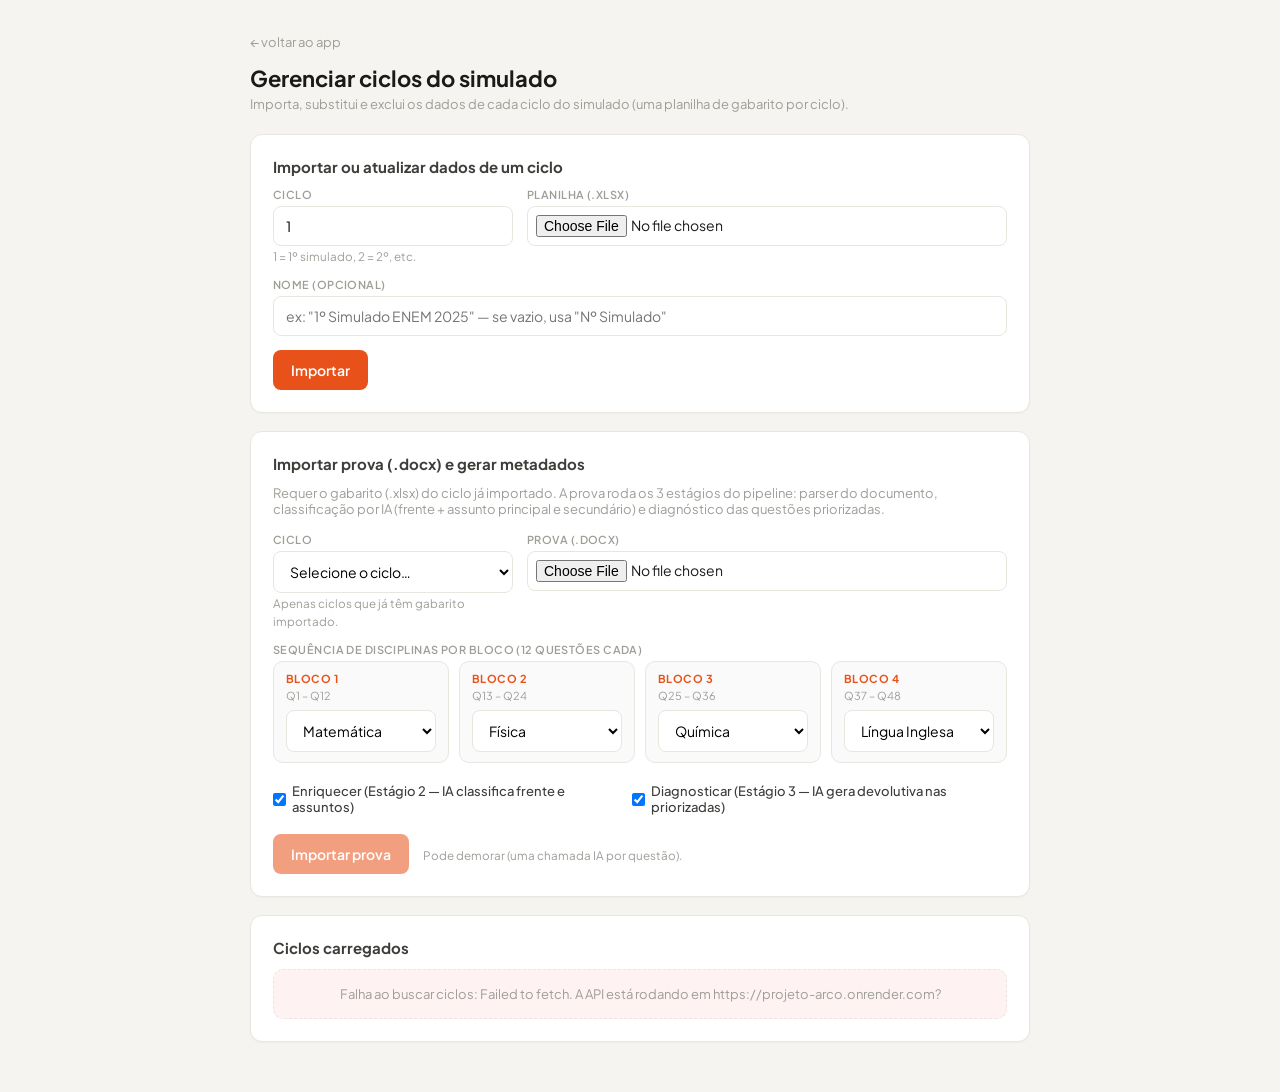
<file: importar.html>
<!doctype html>
<html lang="pt-BR">
<head>
<meta charset="utf-8"/>
<meta name="viewport" content="width=device-width,initial-scale=1"/>
<title>Importar gabarito — Arco</title>
<link rel="icon" href="/favicon.svg" type="image/svg+xml"/>
<link href="https://fonts.googleapis.com/css2?family=Plus+Jakarta+Sans:wght@400;500;600;700&display=swap" rel="stylesheet"/>
<link rel="stylesheet" href="assets/css/tokens.css"/>
<link rel="stylesheet" href="assets/css/main.css"/>
<style>
  body { font-family:'Plus Jakarta Sans',system-ui,sans-serif; background:var(--bg, #f7f7f8); margin:0; padding:32px; color:var(--t1, #1a1a1a); }
  .wrap { max-width: 780px; margin: 0 auto; }
  h1 { font-size: 22px; font-weight: 700; margin: 0 0 4px; }
  h2 { font-size: 15px; font-weight: 700; margin: 0 0 12px; color: var(--t2, #2b2b35); }
  .sub { color: var(--t4, #6b6b78); font-size: 13px; margin-bottom: 22px; }
  .card { background:#fff; border:1px solid var(--border, #e6e6ee); border-radius:12px; padding:22px; box-shadow:0 1px 2px rgba(0,0,0,.03); margin-bottom: 18px; }
  .row { display: grid; gap: 14px; margin-bottom: 14px; }
  .row.two { grid-template-columns: 1fr 2fr; }
  label { display:block; font-size:11px; font-weight:600; text-transform:uppercase; letter-spacing:.04em; color:var(--t4,#6b6b78); margin-bottom:5px; }
  input[type=text], input[type=number], input[type=file] { width:100%; padding:10px 12px; border:1px solid var(--border,#dcdce6); border-radius:8px; font:inherit; background:#fff; box-sizing: border-box; }
  input[type=file] { padding:8px; }
  button { background:#E8521A; color:#fff; border:0; padding:11px 18px; border-radius:8px; font:600 14px 'Plus Jakarta Sans'; cursor:pointer; }
  button.secondary { background:#fff; color:#2b2b35; border:1px solid #dcdce6; }
  button.danger    { background:#fff; color:#991b1b; border:1px solid #fecaca; }
  button:disabled  { opacity:.55; cursor:not-allowed; }
  .out { margin-top: 14px; padding: 12px 14px; border-radius: 10px; font-size: 13px; line-height:1.5; white-space: pre-wrap; }
  .ok  { background:#ecfdf5; border:1px solid #a7f3d0; color:#065f46; }
  .err { background:#fef2f2; border:1px solid #fecaca; color:#991b1b; }
  .info{ background:#eff6ff; border:1px solid #bfdbfe; color:#1e40af; }
  small { color:var(--t4,#6b6b78); }
  .back { display:inline-block; margin-bottom:14px; font-size:13px; color:var(--t4); text-decoration:none; }
  .back:hover { color: #E8521A; }
  .ciclo-row { display: grid; grid-template-columns: 64px 1fr auto; gap: 14px; align-items: center; padding: 10px 12px; border:1px solid var(--border,#e6e6ee); border-radius:10px; margin-bottom: 8px; background:#fafafb; }
  .ciclo-num { font-size: 22px; font-weight: 700; color: #E8521A; text-align: center; }
  .ciclo-meta { font-size:12px; color: var(--t4,#6b6b78); }
  .ciclo-meta strong { color: var(--t2,#2b2b35); font-weight:600; }
  .ciclo-actions { display:flex; gap: 8px; }
  .ciclo-actions button { padding: 7px 12px; font-size: 12px; font-weight: 600; }
  .empty { color: var(--t4,#6b6b78); font-size: 13px; text-align: center; padding: 16px; border: 1px dashed var(--border,#e6e6ee); border-radius: 10px; }
  select { width:100%; padding:10px 12px; border:1px solid var(--border,#dcdce6); border-radius:8px; font:inherit; background:#fff; box-sizing:border-box; }
  .blocos { display:grid; grid-template-columns: repeat(4, 1fr); gap: 10px; }
  .bloco-card { padding:10px 12px; border:1px solid var(--border,#e6e6ee); border-radius:10px; background:#fafafb; }
  .bloco-num { font-size:11px; font-weight:700; text-transform:uppercase; letter-spacing:.04em; color:#E8521A; margin-bottom:4px; }
  .bloco-range { font-size:11px; color:var(--t4,#6b6b78); margin-bottom:8px; }
  .check-row { display:flex; gap:18px; margin-top:6px; }
  .check-row label { text-transform:none; letter-spacing:0; font-size:13px; font-weight:500; color:var(--t2,#2b2b35); display:flex; align-items:center; gap:6px; cursor:pointer; }
  .check-row input { margin:0; }
  .dup-warn { color:#92400e; font-size:12px; margin-top:8px; display:none; }
  @media (max-width: 640px) { .blocos { grid-template-columns: repeat(2, 1fr); } }
</style>
</head>
<body>
<div class="wrap">
  <a class="back" href="index.html">← voltar ao app</a>
  <h1>Gerenciar ciclos do simulado</h1>
  <div class="sub">Importa, substitui e exclui os dados de cada ciclo do simulado (uma planilha de gabarito por ciclo).</div>

  <!-- Importar / atualizar -->
  <div class="card">
    <h2>Importar ou atualizar dados de um ciclo</h2>
    <form id="form-import">
      <div class="row two">
        <div>
          <label for="f-ciclo">Ciclo</label>
          <input id="f-ciclo" name="ciclo" type="number" min="1" max="99" value="1" required/>
          <small>1 = 1º simulado, 2 = 2º, etc.</small>
        </div>
        <div>
          <label for="f-arquivo">Planilha (.xlsx)</label>
          <input id="f-arquivo" name="arquivo" type="file" accept=".xlsx" required/>
        </div>
      </div>
      <div class="row">
        <div>
          <label for="f-nome">Nome (opcional)</label>
          <input id="f-nome" name="nome" type="text" placeholder='ex: "1º Simulado ENEM 2025" — se vazio, usa "Nº Simulado"'/>
        </div>
      </div>
      <button id="btn-go" type="submit">Importar</button>
      <small id="warn-replace" style="margin-left:12px; color:#92400e; display:none">⚠️ esse ciclo já tem dados — vai substituí-los.</small>
    </form>
    <div id="out" class="out info" style="display:none"></div>
  </div>

  <!-- Importar prova (.docx) — Estágios 1, 2 e 3 do pipeline -->
  <div class="card">
    <h2>Importar prova (.docx) e gerar metadados</h2>
    <div class="sub" style="margin: 0 0 16px;">
      Requer o gabarito (.xlsx) do ciclo já importado. A prova roda os 3 estágios do
      pipeline: parser do documento, classificação por IA (frente + assunto principal e secundário) e diagnóstico
      das questões priorizadas.
    </div>
    <form id="form-prova">
      <div class="row two">
        <div>
          <label for="p-chave">Ciclo</label>
          <select id="p-chave" name="chave" required>
            <option value="">Selecione o ciclo…</option>
          </select>
          <small>Apenas ciclos que já têm gabarito importado.</small>
        </div>
        <div>
          <label for="p-arquivo">Prova (.docx)</label>
          <input id="p-arquivo" name="arquivo" type="file" accept=".docx" required/>
        </div>
      </div>

      <div class="row">
        <div>
          <label>Sequência de disciplinas por bloco (12 questões cada)</label>
          <div class="blocos">
            <div class="bloco-card">
              <div class="bloco-num">Bloco 1</div>
              <div class="bloco-range">Q1 – Q12</div>
              <select class="seq" data-bloco="0" required></select>
            </div>
            <div class="bloco-card">
              <div class="bloco-num">Bloco 2</div>
              <div class="bloco-range">Q13 – Q24</div>
              <select class="seq" data-bloco="1" required></select>
            </div>
            <div class="bloco-card">
              <div class="bloco-num">Bloco 3</div>
              <div class="bloco-range">Q25 – Q36</div>
              <select class="seq" data-bloco="2" required></select>
            </div>
            <div class="bloco-card">
              <div class="bloco-num">Bloco 4</div>
              <div class="bloco-range">Q37 – Q48</div>
              <select class="seq" data-bloco="3" required></select>
            </div>
          </div>
          <div id="seq-dup" class="dup-warn">⚠️ a mesma disciplina aparece em mais de um bloco.</div>
        </div>
      </div>

      <div class="row">
        <div class="check-row">
          <label><input type="checkbox" id="p-enriquecer" checked/> Enriquecer (Estágio 2 — IA classifica frente e assuntos)</label>
          <label><input type="checkbox" id="p-diagnosticar" checked/> Diagnosticar (Estágio 3 — IA gera devolutiva nas priorizadas)</label>
        </div>
      </div>

      <button id="btn-prova" type="submit">Importar prova</button>
      <small style="margin-left:12px; color:var(--t4,#6b6b78);">Pode demorar (uma chamada IA por questão).</small>
    </form>
    <div id="out-prova" class="out info" style="display:none"></div>
  </div>

  <!-- Lista de ciclos -->
  <div class="card">
    <h2>Ciclos carregados</h2>
    <div id="lista">
      <div class="empty">Carregando…</div>
    </div>
  </div>
</div>

<script src="assets/js/config.js"></script>
<script>
(function () {
  const BASE = (window.ARCO && window.ARCO.API_BASE || '').replace(/\/$/, '');
  const form = document.getElementById('form-import');
  const btn  = document.getElementById('btn-go');
  const out  = document.getElementById('out');
  const lista= document.getElementById('lista');
  const cicloIn = document.getElementById('f-ciclo');
  const warn = document.getElementById('warn-replace');

  let ciclosExistentes = []; // [{chave, nome, ordem, n_questoes, criado_em, ...}]

  function show(kind, text) {
    out.style.display = 'block';
    out.className = 'out ' + kind;
    out.textContent = text;
  }
  function fmtData(iso) {
    if (!iso) return '—';
    try { return new Date(iso).toLocaleString('pt-BR', {dateStyle:'short', timeStyle:'short'}); }
    catch { return iso; }
  }
  function checaSubstituicao() {
    const ciclo = parseInt(cicloIn.value, 10);
    const existe = ciclosExistentes.some(c => c.ordem === ciclo);
    warn.style.display = existe ? '' : 'none';
  }
  cicloIn.addEventListener('input', checaSubstituicao);

  let carregarLista = async function () {
    lista.innerHTML = '<div class="empty">Carregando…</div>';
    try {
      const res = await fetch(`${BASE}/api/simulados`);
      if (!res.ok) throw new Error(`HTTP ${res.status}`);
      ciclosExistentes = await res.json();
    } catch (err) {
      lista.innerHTML = `<div class="empty err">Falha ao buscar ciclos: ${err.message}. A API está rodando em ${BASE}?</div>`;
      return;
    }
    if (!ciclosExistentes.length) {
      lista.innerHTML = '<div class="empty">Nenhum ciclo carregado ainda.</div>';
      checaSubstituicao();
      return;
    }
    lista.innerHTML = ciclosExistentes.map(c => `
      <div class="ciclo-row" data-ordem="${c.ordem}" data-chave="${c.chave}">
        <div class="ciclo-num">${c.ordem}º</div>
        <div>
          <div><strong>${c.nome}</strong></div>
          <div class="ciclo-meta">
            ${c.n_questoes} questões · ${c.referencia || '—'} · criado em ${fmtData(c.criado_em)}
          </div>
        </div>
        <div class="ciclo-actions">
          <button type="button" class="secondary" data-act="substituir">Substituir dados</button>
          <button type="button" class="danger"    data-act="excluir">Excluir</button>
        </div>
      </div>`).join('');
    checaSubstituicao();
  };

  lista.addEventListener('click', async (ev) => {
    const btnEl = ev.target.closest('button[data-act]');
    if (!btnEl) return;
    const row = btnEl.closest('.ciclo-row');
    const ordem = parseInt(row.dataset.ordem, 10);
    const chave = row.dataset.chave;
    const act = btnEl.dataset.act;
    if (act === 'substituir') {
      cicloIn.value = ordem;
      checaSubstituicao();
      window.scrollTo({top: 0, behavior:'smooth'});
      cicloIn.focus();
    } else if (act === 'excluir') {
      const nome = ciclosExistentes.find(c => c.chave === chave)?.nome || chave;
      if (!confirm(`Excluir o ciclo "${nome}" e TODOS os seus dados?\n\nEssa ação não pode ser desfeita.`)) return;
      btnEl.disabled = true;
      try {
        const res = await fetch(`${BASE}/api/simulados/${encodeURIComponent(chave)}`, { method: 'DELETE' });
        if (!res.ok && res.status !== 204) {
          const j = await res.json().catch(() => ({}));
          throw new Error(j.detail || `HTTP ${res.status}`);
        }
        show('ok', `Ciclo "${nome}" excluído.`);
        await carregarLista();
      } catch (err) {
        show('err', `Falha ao excluir: ${err.message}`);
      } finally {
        btnEl.disabled = false;
      }
    }
  });

  form.addEventListener('submit', async (ev) => {
    ev.preventDefault();
    btn.disabled = true; show('info', 'Enviando…');
    const fd = new FormData(form);
    try {
      const res = await fetch(`${BASE}/api/importacoes`, { method: 'POST', body: fd });
      const json = await res.json().catch(() => ({}));
      if (!res.ok) {
        show('err', `Erro ${res.status}: ${json.detail || res.statusText}`);
      } else {
        const msg = `✓ ${json.linhas} questões importadas em ${json.simulado.nome} (ciclo ${json.simulado.ordem}).\n`
                  + (json.erros && json.erros.length ? `Avisos:\n  - ${json.erros.join('\n  - ')}` : 'Sem avisos.');
        show('ok', msg);
        await carregarLista();
      }
    } catch (err) {
      show('err', `Falha na chamada: ${err.message}\n\nA API Python está rodando em ${BASE}?`);
    } finally {
      btn.disabled = false;
    }
  });

  // ── Card 2: importar prova (.docx) ─────────────────────────
  const DISCIPLINAS = ["Matemática", "Física", "Química", "Língua Inglesa"];
  const formProva   = document.getElementById('form-prova');
  const btnProva    = document.getElementById('btn-prova');
  const outProva    = document.getElementById('out-prova');
  const selChave    = document.getElementById('p-chave');
  const selsSeq     = Array.from(document.querySelectorAll('select.seq'));
  const dupWarn     = document.getElementById('seq-dup');

  function showProva(kind, text) {
    outProva.style.display = 'block';
    outProva.className = 'out ' + kind;
    outProva.textContent = text;
  }

  function preencherSelectsDisciplina() {
    // default: ordem natural
    selsSeq.forEach((sel, i) => {
      sel.innerHTML = DISCIPLINAS.map(d => `<option value="${d}"${d===DISCIPLINAS[i]?' selected':''}>${d}</option>`).join('');
    });
  }

  function checaDuplicatasSeq() {
    const vals = selsSeq.map(s => s.value);
    const dup = vals.length !== new Set(vals).size;
    dupWarn.style.display = dup ? '' : 'none';
    btnProva.disabled = dup || !selChave.value;
  }
  selsSeq.forEach(s => s.addEventListener('change', checaDuplicatasSeq));
  selChave.addEventListener('change', checaDuplicatasSeq);

  function atualizarCicloDropdown() {
    const opcoes = ciclosExistentes.map(c =>
      `<option value="${c.chave}">${c.ordem}º — ${c.nome}</option>`
    ).join('');
    selChave.innerHTML = `<option value="">Selecione o ciclo…</option>` + opcoes;
    checaDuplicatasSeq();
  }

  // Envolve carregarLista pra atualizar o dropdown também
  const carregarListaOriginal = carregarLista;
  carregarLista = async function () {
    await carregarListaOriginal();
    atualizarCicloDropdown();
  };

  formProva.addEventListener('submit', async (ev) => {
    ev.preventDefault();
    const vals = selsSeq.map(s => s.value);
    if (new Set(vals).size !== 4) {
      showProva('err', 'Cada bloco precisa ter uma disciplina diferente.');
      return;
    }
    const chave = selChave.value;
    if (!chave) {
      showProva('err', 'Selecione o ciclo.');
      return;
    }
    const arq = document.getElementById('p-arquivo').files[0];
    if (!arq) {
      showProva('err', 'Selecione o arquivo .docx.');
      return;
    }

    btnProva.disabled = true;
    showProva('info', 'Enviando… (uma chamada IA por questão; pode demorar)');
    const fd = new FormData();
    fd.append('arquivo', arq);
    fd.append('sequencia_disciplinas', vals.join(','));
    const params = new URLSearchParams({
      enriquecer: document.getElementById('p-enriquecer').checked ? 'true' : 'false',
      diagnosticar: document.getElementById('p-diagnosticar').checked ? 'true' : 'false',
    });

    try {
      const res = await fetch(`${BASE}/api/simulados/${encodeURIComponent(chave)}/prova?${params}`, {
        method: 'POST', body: fd,
      });
      const json = await res.json().catch(() => ({}));
      if (!res.ok) {
        showProva('err', `Erro ${res.status}: ${json.detail || res.statusText}`);
      } else if (json.status === 'ja_importado') {
        showProva('info', `Esse .docx (sha=${json.sha256?.slice(0,8) || '?'}) já foi importado para ${chave}. Nada para fazer.`);
      } else {
        const e2 = json.estagio2 || {};
        const e3 = json.estagio3 || {};
        const partes = [
          `✓ Prova importada em ${json.duration_ms} ms.`,
          `${json.questoes} questões processadas. ${json.warnings_count} warnings.`,
          `Estágio 2 (enriquecimento): ${e2.ok || 0} ok, ${e2.cache_hit || 0} via cache, ${e2.failed || 0} falharam.`,
          `Estágio 3 (diagnóstico): ${json.priorizadas} priorizadas, ${e3.ok || 0} ok, ${e3.failed || 0} falharam.`,
        ];
        if (json.warnings && json.warnings.length) {
          partes.push('Warnings (primeiros 8):');
          partes.push(json.warnings.slice(0, 8).map(w => '  - ' + w).join('\n'));
          if (json.warnings.length > 8) partes.push(`  ... e mais ${json.warnings.length - 8}`);
        }
        showProva('ok', partes.join('\n'));
      }
    } catch (err) {
      showProva('err', `Falha na chamada: ${err.message}\n\nA API Python está rodando em ${BASE}?`);
    } finally {
      btnProva.disabled = false;
      checaDuplicatasSeq();
    }
  });

  preencherSelectsDisciplina();
  carregarLista();
})();
</script>
</body>
</html>
</file>
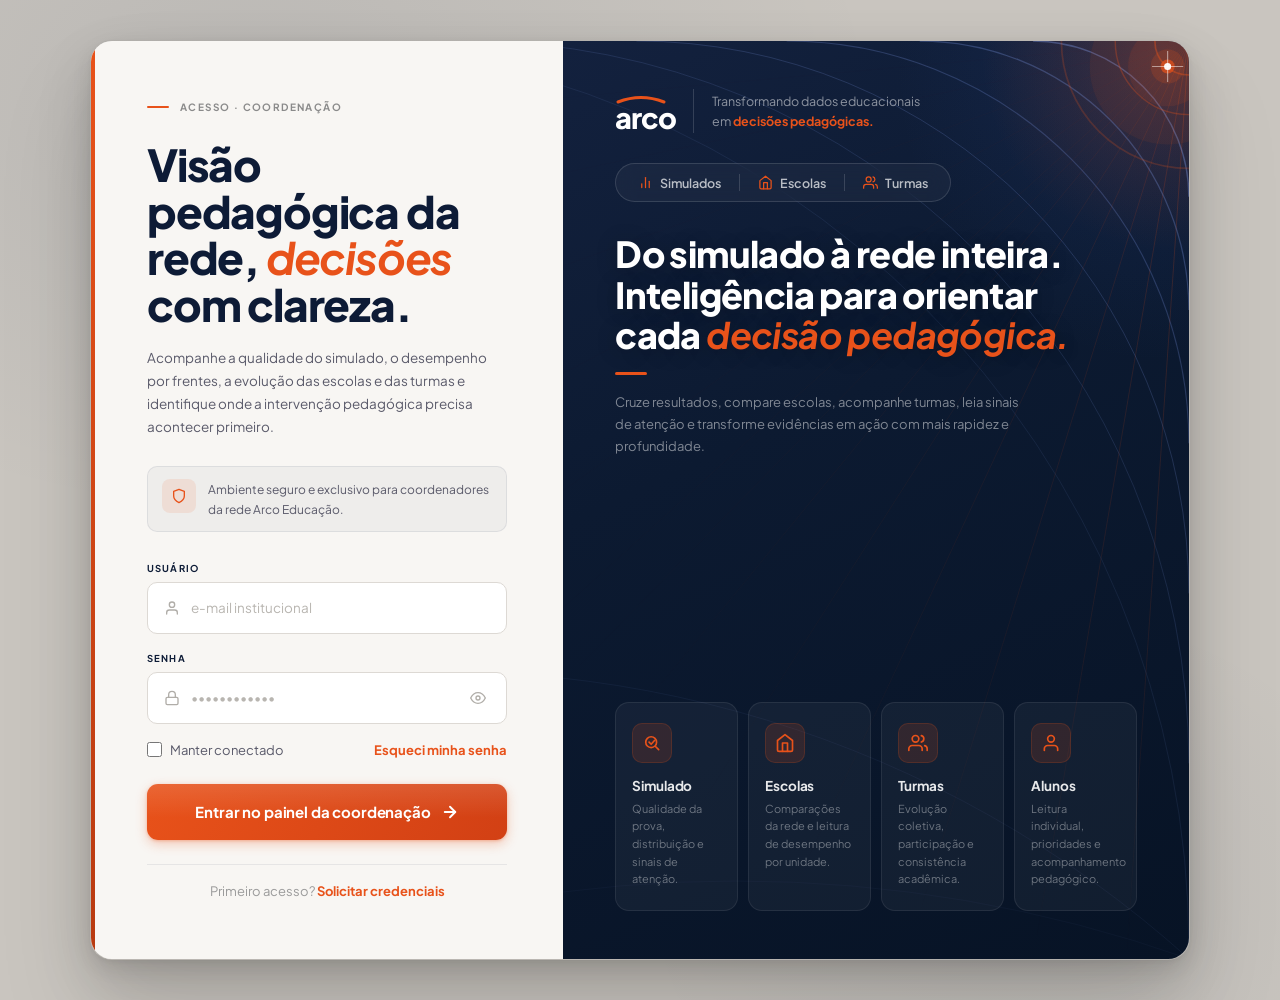
<file: login.html>
<!DOCTYPE html>
<html lang="pt-BR">
<head>
<meta charset="UTF-8"/>
<meta name="viewport" content="width=device-width,initial-scale=1.0"/>
<title>Arco · Acesso</title>
<link rel="icon" href="/favicon.svg" type="image/svg+xml"/>
<link href="https://fonts.googleapis.com/css2?family=Plus+Jakarta+Sans:ital,wght@0,300;0,400;0,500;0,600;0,700;0,800;1,600;1,700;1,800&display=swap" rel="stylesheet"/>
<style>
/* ── RESET ────────────────────────────────────────────────── */
*, *::before, *::after { box-sizing: border-box; margin: 0; padding: 0; }
html { font-size: 14px; }
button { font-family: inherit; cursor: pointer; }

/* ── BODY ─────────────────────────────────────────────────── */
body {
  font-family: 'Plus Jakarta Sans', sans-serif;
  min-height: 100vh;
  display: flex;
  align-items: center;
  justify-content: center;
  padding: 40px 24px;
  -webkit-font-smoothing: antialiased;
  background:
    radial-gradient(ellipse 70% 60% at 20% 10%, rgba(15,31,61,.08) 0%, transparent 70%),
    radial-gradient(ellipse 50% 50% at 80% 90%, rgba(15,31,61,.06) 0%, transparent 60%),
    #C9C5BF;
}

/* ── CARD ─────────────────────────────────────────────────── */
.card {
  display: flex;
  width: 100%;
  max-width: 1100px;
  min-height: 648px;
  border-radius: 22px;
  overflow: hidden;
  border: 1px solid rgba(0,0,0,.07);
  box-shadow:
    0 0 0 1px rgba(255,255,255,.25) inset,
    0 2px 4px rgba(0,0,0,.04),
    0 8px 20px rgba(0,0,0,.08),
    0 24px 56px rgba(0,0,0,.14),
    0 56px 100px rgba(0,0,0,.10);
}

/* ══════════════════════════════════════════════════════════
   LEFT PANEL
══════════════════════════════════════════════════════════ */
.lp {
  width: 43%;
  flex-shrink: 0;
  background: #F8F6F3;
  padding: 60px 56px;
  display: flex;
  flex-direction: column;
  justify-content: center;
  position: relative;
}

/* Orange accent strip */
.lp::before {
  content: '';
  position: absolute;
  left: 0; top: 0; bottom: 0;
  width: 4px;
  background: linear-gradient(180deg, #E8521A 0%, #B83A10 100%);
  border-radius: 0 2px 2px 0;
}

/* Eyebrow */
.eyebrow {
  display: flex;
  align-items: center;
  gap: 11px;
  margin-bottom: 28px;
}
.eyebrow-dash {
  width: 22px; height: 2px;
  background: #E8521A;
  border-radius: 2px;
  flex-shrink: 0;
}
.eyebrow-label {
  font-size: 10px;
  font-weight: 700;
  letter-spacing: .14em;
  text-transform: uppercase;
  color: #8A8A8A;
}

/* Heading */
.lp-h1 {
  font-size: 44px;
  font-weight: 800;
  color: #0D1B36;
  line-height: 1.06;
  letter-spacing: -1.2px;
  margin-bottom: 18px;
}
.lp-h1 em {
  font-style: italic;
  font-weight: 700;
  color: #E8521A;
}

/* Description */
.lp-desc {
  font-size: 13.5px;
  color: #5A5A6A;
  line-height: 1.72;
  margin-bottom: 28px;
  max-width: 340px;
}

/* Secure badge */
.secure-badge {
  display: flex;
  align-items: flex-start;
  gap: 12px;
  padding: 12px 14px;
  background: rgba(15,31,61,.04);
  border: 1px solid rgba(15,31,61,.08);
  border-radius: 10px;
  margin-bottom: 30px;
}
.secure-ico {
  width: 34px; height: 34px;
  border-radius: 8px;
  background: rgba(232,82,26,.10);
  display: flex; align-items: center; justify-content: center;
  color: #E8521A; flex-shrink: 0;
}
.secure-ico svg { width: 16px; height: 16px; }
.secure-text {
  font-size: 12px;
  color: #5A5A6A;
  line-height: 1.6;
  padding-top: 1px;
}

/* Form labels */
.f-label {
  display: block;
  font-size: 9.5px;
  font-weight: 700;
  letter-spacing: .12em;
  text-transform: uppercase;
  color: #0D1B36;
  margin-bottom: 8px;
}

/* Input fields */
.f-field {
  display: flex;
  align-items: center;
  gap: 11px;
  height: 52px;
  padding: 0 16px;
  border: 1.5px solid #DDD9D4;
  border-radius: 10px;
  background: #FFFFFF;
  margin-bottom: 18px;
  transition: border-color .2s cubic-bezier(.4,0,.2,1), box-shadow .2s cubic-bezier(.4,0,.2,1);
}
.f-field:focus-within {
  border-color: #E8521A;
  border-width: 2px;
  box-shadow: 0 0 0 4px rgba(232,82,26,.10);
}
.f-field.is-error {
  border-color: #DC2626;
  border-width: 2px;
  box-shadow: 0 0 0 4px rgba(220,38,38,.08);
}
.f-ico {
  color: #B0ADA8;
  flex-shrink: 0;
  display: flex;
  align-items: center;
  transition: color .2s;
}
.f-ico svg { width: 16px; height: 16px; }
.f-field:focus-within .f-ico { color: #E8521A; }
.f-field input {
  flex: 1;
  border: none;
  outline: none;
  font-family: inherit;
  font-size: 13.5px;
  font-weight: 500;
  color: #0D1B36;
  background: transparent;
  min-width: 0;
}
.f-field input::placeholder { color: #B8B5B0; font-weight: 400; }
.f-eye {
  background: none;
  border: none;
  padding: 4px;
  cursor: pointer;
  color: #B0ADA8;
  display: flex;
  align-items: center;
  flex-shrink: 0;
  border-radius: 4px;
  transition: color .15s, background .15s;
}
.f-eye:hover { color: #0D1B36; background: rgba(0,0,0,.05); }
.f-eye svg { width: 16px; height: 16px; }

/* Error message */
.error-msg {
  display: none;
  align-items: center;
  gap: 7px;
  font-size: 12px;
  font-weight: 600;
  color: #DC2626;
  margin-bottom: 14px;
  padding: 9px 12px;
  background: rgba(220,38,38,.06);
  border-radius: 8px;
  border: 1px solid rgba(220,38,38,.15);
}
.error-msg.show { display: flex; }
.error-msg svg { flex-shrink: 0; width: 14px; height: 14px; }

/* Remember + forgot row */
.f-row {
  display: flex;
  align-items: center;
  justify-content: space-between;
  margin-bottom: 26px;
}
.f-remember {
  display: flex;
  align-items: center;
  gap: 8px;
  cursor: pointer;
  user-select: none;
}
.f-remember input[type=checkbox] {
  width: 15px; height: 15px;
  accent-color: #E8521A;
  cursor: pointer;
  flex-shrink: 0;
  border-radius: 4px;
}
.f-remember span { font-size: 13px; color: #5A5A6A; }
.f-forgot {
  font-size: 13px;
  font-weight: 700;
  color: #E8521A;
  text-decoration: none;
  transition: color .15s;
}
.f-forgot:hover { color: #B83A10; }

/* CTA button */
.btn-login {
  width: 100%;
  height: 56px;
  background: linear-gradient(120deg, #E8521A 0%, #D24014 100%);
  color: #fff;
  border: none;
  border-radius: 11px;
  font-size: 15px;
  font-weight: 700;
  letter-spacing: -.01em;
  cursor: pointer;
  display: flex;
  align-items: center;
  justify-content: center;
  gap: 10px;
  position: relative;
  overflow: hidden;
  transition: transform .18s cubic-bezier(.4,0,.2,1),
              box-shadow .18s cubic-bezier(.4,0,.2,1),
              background .18s;
  box-shadow: 0 4px 12px rgba(232,82,26,.28), 0 1px 3px rgba(232,82,26,.3);
}
.btn-login::before {
  content: '';
  position: absolute;
  inset: 0;
  background: linear-gradient(180deg, rgba(255,255,255,.12) 0%, transparent 60%);
  border-radius: inherit;
}
.btn-login:hover {
  background: linear-gradient(120deg, #D44616 0%, #BF3810 100%);
  transform: translateY(-2px);
  box-shadow: 0 8px 28px rgba(232,82,26,.40), 0 2px 6px rgba(232,82,26,.30);
}
.btn-login:active {
  transform: translateY(0);
  box-shadow: 0 2px 8px rgba(232,82,26,.22);
}
.btn-login:disabled {
  opacity: .65;
  cursor: default;
  transform: none;
  box-shadow: none;
}
.btn-login .btn-arrow {
  display: flex;
  align-items: center;
  transition: transform .2s cubic-bezier(.4,0,.2,1);
}
.btn-login:hover .btn-arrow { transform: translateX(4px); }
.btn-login svg { width: 18px; height: 18px; }

/* Divider + footer */
.lp-divider {
  height: 1px;
  background: rgba(15,31,61,.08);
  margin-top: 24px;
  margin-bottom: 18px;
}
.lp-footer {
  text-align: center;
  font-size: 13px;
  color: #9A9A9A;
}
.lp-footer a {
  color: #E8521A;
  font-weight: 700;
  text-decoration: none;
  transition: color .15s;
}
.lp-footer a:hover { color: #B83A10; }

/* ══════════════════════════════════════════════════════════
   RIGHT PANEL
══════════════════════════════════════════════════════════ */
.rp {
  flex: 1;
  padding: 48px 52px;
  display: flex;
  flex-direction: column;
  position: relative;
  overflow: hidden;
  background:
    radial-gradient(ellipse 55% 40% at 97% 1%, rgba(232,82,26,.22) 0%, transparent 55%),
    radial-gradient(ellipse 70% 55% at 95% 2%, rgba(60,100,200,.14) 0%, transparent 60%),
    linear-gradient(155deg, #13213E 0%, #0C1A31 40%, #071325 100%);
}

/* Full-panel decorative SVG */
.rp-deco {
  position: absolute;
  inset: 0;
  width: 100%;
  height: 100%;
  pointer-events: none;
}

/* Brand */
.rp-brand {
  display: flex;
  align-items: center;
  gap: 18px;
  position: relative;
  z-index: 2;
  margin-bottom: 30px;
}
.rp-logo-wrap {
  display: flex;
  flex-direction: column;
  align-items: flex-start;
  line-height: 1;
  gap: 1px;
}
.rp-logo-word {
  font-size: 29px;
  font-weight: 800;
  color: #fff;
  letter-spacing: -1.2px;
  line-height: 1;
}
.rp-brand-sep {
  width: 1px;
  height: 44px;
  background: rgba(255,255,255,.15);
  flex-shrink: 0;
}
.rp-tagline {
  font-size: 12.5px;
  color: rgba(255,255,255,.52);
  line-height: 1.6;
}
.rp-tagline strong { color: #E8521A; font-weight: 700; }

/* Pill nav */
.rp-pill {
  display: inline-flex;
  align-items: center;
  gap: 0;
  border: 1px solid rgba(255,255,255,.13);
  border-radius: 99px;
  padding: 10px 22px;
  width: fit-content;
  position: relative;
  z-index: 2;
  margin-bottom: 32px;
  background: rgba(255,255,255,.04);
  backdrop-filter: blur(10px);
  -webkit-backdrop-filter: blur(10px);
}
.rp-pill-item {
  display: flex;
  align-items: center;
  gap: 7px;
  font-size: 12.5px;
  font-weight: 600;
  color: rgba(255,255,255,.7);
  padding: 0 18px;
}
.rp-pill-item:first-child { padding-left: 0; }
.rp-pill-item:last-child  { padding-right: 0; }
.rp-pill-item svg { color: #E8521A; width: 15px; height: 15px; flex-shrink: 0; }
.rp-pill-sep {
  width: 1px; height: 17px;
  background: rgba(255,255,255,.15);
  flex-shrink: 0;
}

/* Main heading */
.rp-h2 {
  font-size: 36px;
  font-weight: 800;
  color: #fff;
  line-height: 1.13;
  letter-spacing: -.6px;
  margin-bottom: 16px;
  position: relative;
  z-index: 2;
  text-shadow: 0 2px 20px rgba(0,0,0,.25);
}
.rp-h2 em {
  font-style: italic;
  font-weight: 700;
  color: #E8521A;
}

/* Rule */
.rp-rule {
  width: 32px; height: 2.5px;
  background: #E8521A;
  border-radius: 2px;
  margin-bottom: 16px;
  position: relative;
  z-index: 2;
}

/* Description */
.rp-desc {
  font-size: 13px;
  color: rgba(255,255,255,.48);
  line-height: 1.72;
  margin-bottom: auto;
  padding-bottom: 30px;
  position: relative;
  z-index: 2;
  max-width: 420px;
}

/* Feature cards */
.rp-cards {
  display: grid;
  grid-template-columns: repeat(4, 1fr);
  gap: 10px;
  position: relative;
  z-index: 2;
}
.rp-card {
  background: rgba(255,255,255,.045);
  border: 1px solid rgba(255,255,255,.08);
  border-radius: 14px;
  padding: 20px 16px 22px;
  position: relative;
  overflow: hidden;
  transition:
    background .22s cubic-bezier(.4,0,.2,1),
    border-color .22s cubic-bezier(.4,0,.2,1),
    transform .22s cubic-bezier(.4,0,.2,1),
    box-shadow .22s cubic-bezier(.4,0,.2,1);
}
/* Top accent line on hover */
.rp-card::before {
  content: '';
  position: absolute;
  top: 0; left: 16px; right: 16px;
  height: 1.5px;
  background: linear-gradient(90deg, transparent, #E8521A 50%, transparent);
  opacity: 0;
  transition: opacity .22s;
}
.rp-card:hover {
  background: rgba(255,255,255,.08);
  border-color: rgba(232,82,26,.22);
  transform: translateY(-3px);
  box-shadow: 0 8px 28px rgba(0,0,0,.2), 0 0 0 1px rgba(232,82,26,.12);
}
.rp-card:hover::before { opacity: 1; }

/* Card icon badge */
.rp-card-ico {
  width: 40px; height: 40px;
  border-radius: 10px;
  background: rgba(232,82,26,.14);
  border: 1px solid rgba(232,82,26,.18);
  display: flex; align-items: center; justify-content: center;
  color: #E8521A;
  margin-bottom: 14px;
  transition: background .22s, border-color .22s;
}
.rp-card:hover .rp-card-ico {
  background: rgba(232,82,26,.24);
  border-color: rgba(232,82,26,.35);
}
.rp-card-ico svg { width: 20px; height: 20px; }
.rp-card-title {
  font-size: 13.5px;
  font-weight: 700;
  color: rgba(255,255,255,.9);
  margin-bottom: 6px;
  letter-spacing: -.1px;
}
.rp-card-desc {
  font-size: 11px;
  color: rgba(255,255,255,.38);
  line-height: 1.6;
}
</style>
</head>
<body>

<div class="card">

  <!-- ══ LEFT PANEL ══ -->
  <div class="lp">

    <div class="eyebrow">
      <div class="eyebrow-dash"></div>
      <span class="eyebrow-label">Acesso · Coordenação</span>
    </div>

    <h1 class="lp-h1">
      Visão pedagógica da<br>
      rede, <em>decisões</em><br>
      com clareza.
    </h1>

    <p class="lp-desc">
      Acompanhe a qualidade do simulado, o desempenho por frentes, a evolução das escolas e das turmas e identifique onde a intervenção pedagógica precisa acontecer primeiro.
    </p>

    <div class="secure-badge">
      <div class="secure-ico">
        <svg viewBox="0 0 24 24" fill="none" stroke="currentColor" stroke-width="2" stroke-linecap="round" stroke-linejoin="round">
          <path d="M12 22s8-4 8-10V5l-8-3-8 3v7c0 6 8 10 8 10z"/>
        </svg>
      </div>
      <p class="secure-text">Ambiente seguro e exclusivo para coordenadores da rede Arco Educação.</p>
    </div>

    <form id="form" onsubmit="handleLogin(event)" novalidate>

      <label class="f-label" for="inp-user">Usuário</label>
      <div class="f-field" id="wrap-user">
        <span class="f-ico">
          <svg viewBox="0 0 24 24" fill="none" stroke="currentColor" stroke-width="2" stroke-linecap="round" stroke-linejoin="round">
            <path d="M20 21v-2a4 4 0 0 0-4-4H8a4 4 0 0 0-4 4v2"/><circle cx="12" cy="7" r="4"/>
          </svg>
        </span>
        <input type="email" id="inp-user" placeholder="e-mail institucional" autocomplete="username"/>
      </div>

      <label class="f-label" for="inp-pass">Senha</label>
      <div class="f-field" id="wrap-pass">
        <span class="f-ico">
          <svg viewBox="0 0 24 24" fill="none" stroke="currentColor" stroke-width="2" stroke-linecap="round" stroke-linejoin="round">
            <rect x="3" y="11" width="18" height="11" rx="2"/><path d="M7 11V7a5 5 0 0 1 10 0v4"/>
          </svg>
        </span>
        <input type="password" id="inp-pass" placeholder="••••••••••••" autocomplete="current-password"/>
        <button type="button" class="f-eye" id="btn-eye" onclick="togglePass()" aria-label="Mostrar senha">
          <svg id="eye-ico" viewBox="0 0 24 24" fill="none" stroke="currentColor" stroke-width="2" stroke-linecap="round" stroke-linejoin="round">
            <path d="M1 12s4-8 11-8 11 8 11 8-4 8-11 8-11-8-11-8z"/><circle cx="12" cy="12" r="3"/>
          </svg>
        </button>
      </div>

      <div class="f-row">
        <label class="f-remember">
          <input type="checkbox" id="chk-remember"/>
          <span>Manter conectado</span>
        </label>
        <a href="#" class="f-forgot" onclick="return false">Esqueci minha senha</a>
      </div>

      <div class="error-msg" id="error-msg">
        <svg viewBox="0 0 24 24" fill="none" stroke="currentColor" stroke-width="2" stroke-linecap="round" stroke-linejoin="round">
          <circle cx="12" cy="12" r="10"/><line x1="12" y1="8" x2="12" y2="12"/><line x1="12" y1="16" x2="12.01" y2="16"/>
        </svg>
        Usuário ou senha incorretos. Verifique e tente novamente.
      </div>

      <button type="submit" class="btn-login" id="btn-login">
        Entrar no painel da coordenação
        <span class="btn-arrow">
          <svg viewBox="0 0 24 24" fill="none" stroke="currentColor" stroke-width="2.5" stroke-linecap="round" stroke-linejoin="round">
            <line x1="5" y1="12" x2="19" y2="12"/><polyline points="12 5 19 12 12 19"/>
          </svg>
        </span>
      </button>

    </form>

    <div class="lp-divider"></div>
    <p class="lp-footer">Primeiro acesso? <a href="#" onclick="return false">Solicitar credenciais</a></p>
  </div>

  <!-- ══ RIGHT PANEL ══ -->
  <div class="rp">

    <!-- Decorative SVG: full-panel, precise arcs + radial lines from top-right corner -->
    <svg class="rp-deco" viewBox="0 0 640 648" preserveAspectRatio="xMaxYMin slice" fill="none" xmlns="http://www.w3.org/2000/svg" aria-hidden="true">
      <defs>
        <!-- Radial fade mask: lines fade away from focal point -->
        <radialGradient id="ray-fade" cx="100%" cy="0%" r="100%" gradientUnits="objectBoundingBox">
          <stop offset="0%"   stop-color="white" stop-opacity="1"/>
          <stop offset="70%"  stop-color="white" stop-opacity="0.4"/>
          <stop offset="100%" stop-color="white" stop-opacity="0"/>
        </radialGradient>
        <mask id="ray-mask">
          <rect width="640" height="648" fill="url(#ray-fade)"/>
        </mask>
      </defs>

      <!-- ── ORANGE RADIAL LINES from (640, 0) ── -->
      <g mask="url(#ray-mask)">
        <!-- Hitting bottom edge (y=648) -->
        <line x1="640" y1="0" x2="596" y2="648" stroke="#E8521A" stroke-width=".55" opacity=".30"/>
        <line x1="640" y1="0" x2="530" y2="648" stroke="#E8521A" stroke-width=".55" opacity=".26"/>
        <line x1="640" y1="0" x2="440" y2="648" stroke="#E8521A" stroke-width=".50" opacity=".22"/>
        <line x1="640" y1="0" x2="338" y2="648" stroke="#E8521A" stroke-width=".50" opacity=".18"/>
        <line x1="640" y1="0" x2="226" y2="648" stroke="#E8521A" stroke-width=".45" opacity=".15"/>
        <line x1="640" y1="0" x2="108" y2="648" stroke="#E8521A" stroke-width=".45" opacity=".12"/>
        <line x1="640" y1="0" x2="8"   y2="648" stroke="#E8521A" stroke-width=".40" opacity=".10"/>
        <!-- Hitting left edge (x=0) -->
        <line x1="640" y1="0" x2="0" y2="580" stroke="#E8521A" stroke-width=".40" opacity=".09"/>
        <line x1="640" y1="0" x2="0" y2="460" stroke="#E8521A" stroke-width=".40" opacity=".08"/>
        <line x1="640" y1="0" x2="0" y2="340" stroke="#E8521A" stroke-width=".35" opacity=".07"/>
        <line x1="640" y1="0" x2="0" y2="230" stroke="#E8521A" stroke-width=".35" opacity=".06"/>
        <line x1="640" y1="0" x2="0" y2="135" stroke="#E8521A" stroke-width=".30" opacity=".05"/>
        <line x1="640" y1="0" x2="0" y2="58"  stroke="#E8521A" stroke-width=".30" opacity=".04"/>
      </g>

      <!-- ── BLUE/PERIWINKLE CONCENTRIC ARCS from (640, 0) ── -->
      <!-- Quarter-circle arcs: M (640-R, 0) A R R 0 0 1 640 R -->
      <path d="M 530 0 A 110 110 0 0 1 640 110"  stroke="rgba(140,170,255,.32)" stroke-width="1.0" fill="none"/>
      <path d="M 450 0 A 190 190 0 0 1 640 190"  stroke="rgba(140,170,255,.26)" stroke-width=".90" fill="none"/>
      <path d="M 356 0 A 284 284 0 0 1 640 284"  stroke="rgba(140,170,255,.22)" stroke-width=".80" fill="none"/>
      <path d="M 250 0 A 390 390 0 0 1 640 390"  stroke="rgba(140,170,255,.18)" stroke-width=".70" fill="none"/>
      <path d="M 130 0 A 510 510 0 0 1 640 510"  stroke="rgba(140,170,255,.14)" stroke-width=".65" fill="none"/>
      <path d="M   0 0 A 640 640 0 0 1 640 640"  stroke="rgba(140,170,255,.10)" stroke-width=".60" fill="none"/>
      <!-- Larger arcs — start on left edge -->
      <!-- R=790: left edge at y=sqrt(790²-640²)≈453 -->
      <path d="M 0 453 A 790 790 0 0 1 640 648"  stroke="rgba(140,170,255,.08)" stroke-width=".55" fill="none"/>
      <!-- R=970: left edge at y=sqrt(970²-640²)≈726 — hits bottom near (0,648) area -->
      <path d="M 0 648 A 960 960 0 0 1 640 648"  stroke="rgba(140,170,255,.05)" stroke-width=".50" fill="none"/>

      <!-- ── FOCAL GLOW RINGS at (640, 0) ── -->
      <!-- Only the bottom-left quadrant of each circle is visible -->
      <circle cx="640" cy="0" r="90"  stroke="rgba(232,82,26,.22)" stroke-width="1.2" fill="none"/>
      <circle cx="640" cy="0" r="52"  stroke="rgba(232,82,26,.30)" stroke-width="1.0" fill="none"/>
      <circle cx="640" cy="0" r="24"  stroke="rgba(232,82,26,.40)" stroke-width="1.2" fill="none"/>

      <!-- Focal star/glow dot -->
      <circle cx="625" cy="18" r="55" fill="rgba(232,82,26,.07)"/>
      <circle cx="625" cy="18" r="28" fill="rgba(232,82,26,.10)"/>
      <circle cx="625" cy="18" r="12" fill="rgba(232,82,26,.18)"/>
      <circle cx="625" cy="18" r="5"  fill="rgba(232,82,26,.70)"/>
      <circle cx="625" cy="18" r="2.5" fill="rgba(255,255,255,.95)"/>
      <!-- Lens flare cross -->
      <line x1="614" y1="18" x2="636" y2="18" stroke="rgba(255,255,255,.5)" stroke-width=".8"/>
      <line x1="625" y1="7"  x2="625" y2="29" stroke="rgba(255,255,255,.5)" stroke-width=".8"/>
    </svg>

    <!-- Brand -->
    <div class="rp-brand">
      <div class="rp-logo-wrap">
        <svg viewBox="0 0 52 13" fill="none" width="52" height="13" style="margin-bottom:-2px">
          <path d="M3 11Q26 2 49 11" stroke="#E8521A" stroke-width="3" stroke-linecap="round" fill="none"/>
        </svg>
        <span class="rp-logo-word">arco</span>
      </div>
      <div class="rp-brand-sep"></div>
      <div class="rp-tagline">
        Transformando dados educacionais<br>
        em <strong>decisões pedagógicas.</strong>
      </div>
    </div>

    <!-- Pill nav -->
    <div class="rp-pill">
      <div class="rp-pill-item">
        <svg viewBox="0 0 24 24" fill="none" stroke="currentColor" stroke-width="2" stroke-linecap="round" stroke-linejoin="round">
          <line x1="18" y1="20" x2="18" y2="10"/><line x1="12" y1="20" x2="12" y2="4"/><line x1="6" y1="20" x2="6" y2="14"/>
        </svg>
        Simulados
      </div>
      <div class="rp-pill-sep"></div>
      <div class="rp-pill-item">
        <svg viewBox="0 0 24 24" fill="none" stroke="currentColor" stroke-width="2" stroke-linecap="round" stroke-linejoin="round">
          <path d="M3 9l9-7 9 7v11a2 2 0 0 1-2 2H5a2 2 0 0 1-2-2z"/><polyline points="9 22 9 12 15 12 15 22"/>
        </svg>
        Escolas
      </div>
      <div class="rp-pill-sep"></div>
      <div class="rp-pill-item">
        <svg viewBox="0 0 24 24" fill="none" stroke="currentColor" stroke-width="2" stroke-linecap="round" stroke-linejoin="round">
          <path d="M17 21v-2a4 4 0 0 0-4-4H5a4 4 0 0 0-4 4v2"/><circle cx="9" cy="7" r="4"/>
          <path d="M23 21v-2a4 4 0 0 0-3-3.87"/><path d="M16 3.13a4 4 0 0 1 0 7.75"/>
        </svg>
        Turmas
      </div>
    </div>

    <!-- Main heading -->
    <h2 class="rp-h2">
      Do simulado à rede inteira.<br>
      Inteligência para orientar<br>
      cada <em>decisão pedagógica.</em>
    </h2>

    <div class="rp-rule"></div>

    <p class="rp-desc">
      Cruze resultados, compare escolas, acompanhe turmas, leia sinais de atenção e transforme evidências em ação com mais rapidez e profundidade.
    </p>

    <!-- Feature cards -->
    <div class="rp-cards">

      <div class="rp-card">
        <div class="rp-card-ico">
          <svg viewBox="0 0 24 24" fill="none" stroke="currentColor" stroke-width="2" stroke-linecap="round" stroke-linejoin="round">
            <circle cx="11" cy="11" r="6.5"/>
            <line x1="20" y1="20" x2="16.2" y2="16.2"/>
            <path d="M8.5 11 L11 13.5 L15 9"/>
          </svg>
        </div>
        <div class="rp-card-title">Simulado</div>
        <div class="rp-card-desc">Qualidade da prova, distribuição e sinais de atenção.</div>
      </div>

      <div class="rp-card">
        <div class="rp-card-ico">
          <svg viewBox="0 0 24 24" fill="none" stroke="currentColor" stroke-width="2" stroke-linecap="round" stroke-linejoin="round">
            <path d="M3 9l9-7 9 7v11a2 2 0 0 1-2 2H5a2 2 0 0 1-2-2z"/>
            <polyline points="9 22 9 12 15 12 15 22"/>
          </svg>
        </div>
        <div class="rp-card-title">Escolas</div>
        <div class="rp-card-desc">Comparações da rede e leitura de desempenho por unidade.</div>
      </div>

      <div class="rp-card">
        <div class="rp-card-ico">
          <svg viewBox="0 0 24 24" fill="none" stroke="currentColor" stroke-width="2" stroke-linecap="round" stroke-linejoin="round">
            <path d="M17 21v-2a4 4 0 0 0-4-4H5a4 4 0 0 0-4 4v2"/>
            <circle cx="9" cy="7" r="4"/>
            <path d="M23 21v-2a4 4 0 0 0-3-3.87"/>
            <path d="M16 3.13a4 4 0 0 1 0 7.75"/>
          </svg>
        </div>
        <div class="rp-card-title">Turmas</div>
        <div class="rp-card-desc">Evolução coletiva, participação e consistência acadêmica.</div>
      </div>

      <div class="rp-card">
        <div class="rp-card-ico">
          <svg viewBox="0 0 24 24" fill="none" stroke="currentColor" stroke-width="2" stroke-linecap="round" stroke-linejoin="round">
            <path d="M20 21v-2a4 4 0 0 0-4-4H8a4 4 0 0 0-4 4v2"/>
            <circle cx="12" cy="7" r="4"/>
          </svg>
        </div>
        <div class="rp-card-title">Alunos</div>
        <div class="rp-card-desc">Leitura individual, prioridades e acompanhamento pedagógico.</div>
      </div>

    </div>

  </div><!-- /rp -->

</div><!-- /card -->

<script>
'use strict';

const CREDS = { email: 'gestor@arco.com.br', pass: 'ryan123' };

function handleLogin(e) {
  e.preventDefault();
  const email = document.getElementById('inp-user').value.trim().toLowerCase();
  const pass  = document.getElementById('inp-pass').value;
  const errEl = document.getElementById('error-msg');
  const wUser = document.getElementById('wrap-user');
  const wPass = document.getElementById('wrap-pass');
  const btn   = document.getElementById('btn-login');

  wUser.classList.remove('is-error');
  wPass.classList.remove('is-error');
  errEl.classList.remove('show');

  if (email === CREDS.email && pass === CREDS.pass) {
    btn.disabled = true;
    btn.innerHTML = '<span style="opacity:.8">Autenticando</span><span class="btn-arrow" style="opacity:.8"><svg width="18" height="18" viewBox="0 0 24 24" fill="none" stroke="currentColor" stroke-width="2.5" stroke-linecap="round" stroke-linejoin="round"><line x1="5" y1="12" x2="19" y2="12"/><polyline points="12 5 19 12 12 19"/></svg></span>';
    setTimeout(() => { window.location.href = 'index.html'; }, 800);
  } else {
    wUser.classList.add('is-error');
    wPass.classList.add('is-error');
    errEl.classList.add('show');
    document.getElementById('inp-pass').value = '';
    document.getElementById('inp-pass').focus();
    /* Shake animation */
    const form = document.getElementById('form');
    form.style.animation = 'shake .4s cubic-bezier(.36,.07,.19,.97) both';
    setTimeout(() => { form.style.animation = ''; }, 450);
  }
}

function togglePass() {
  const inp = document.getElementById('inp-pass');
  const ico = document.getElementById('eye-ico');
  inp.type = inp.type === 'password' ? 'text' : 'password';
  ico.innerHTML = inp.type === 'text'
    ? '<path d="M17.94 17.94A10.07 10.07 0 0 1 12 20c-7 0-11-8-11-8a18.45 18.45 0 0 1 5.06-5.94M9.9 4.24A9.12 9.12 0 0 1 12 4c7 0 11 8 11 8a18.5 18.5 0 0 1-2.16 3.19"/><line x1="1" y1="1" x2="23" y2="23"/>'
    : '<path d="M1 12s4-8 11-8 11 8 11 8-4 8-11 8-11-8-11-8z"/><circle cx="12" cy="12" r="3"/>';
}

['inp-user','inp-pass'].forEach(id => {
  document.getElementById(id).addEventListener('input', () => {
    document.getElementById('wrap-user').classList.remove('is-error');
    document.getElementById('wrap-pass').classList.remove('is-error');
    document.getElementById('error-msg').classList.remove('show');
  });
});

/* Inject shake keyframes */
const style = document.createElement('style');
style.textContent = `
  @keyframes shake {
    10%,90%  { transform: translateX(-2px); }
    20%,80%  { transform: translateX(4px); }
    30%,50%,70% { transform: translateX(-6px); }
    40%,60%  { transform: translateX(6px); }
  }
`;
document.head.appendChild(style);
</script>

</body>
</html>
</file>
<file: assets/css/tokens.css>
/* ═══════════════════════════════════════════════════════════
   ARCO EDUCAÇÃO — Design Tokens
   Preservar estes valores em todas as versões do produto.
═══════════════════════════════════════════════════════════ */
:root {
  /* Cores base */
  --navy:       #0F1F3D;
  --navy2:      #162744;
  --navy3:      #1e305a;
  --orange:     #E8521A;
  --orange2:    #F06330;
  --orange-lt:  #FEF0EB;

  /* Superfícies */
  --bg:         #F5F4F1;
  --surface:    #FFFFFF;
  --surface2:   #FAFAF8;

  /* Bordas */
  --border:     #E8E6DF;
  --border2:    #D8D5CC;

  /* Texto */
  --t1:         #1A1A18;
  --t2:         #3D3D3A;
  --t3:         #6B6B66;
  --t4:         #9E9E98;

  /* Semânticas */
  --green:      #15803D;
  --green-lt:   #DCFCE7;
  --green-dk:   #166534;
  --amber:      #B45309;
  --amber-lt:   #FEF3C7;
  --red:        #B91C1C;
  --red-lt:     #FEE2E2;
  --blue:       #1D4ED8;
  --blue-lt:    #DBEAFE;
  --blue-dk:    #1e40af;
  --teal:       #0F766E;
  --teal-lt:    #CCFBF1;

  /* Shape */
  --r:          12px;
  --rsm:        7px;

  /* Tipografia */
  --f:          'Plus Jakarta Sans', system-ui, sans-serif;

  /* Sombras */
  --shadow-sm:  0 1px 4px rgba(0,0,0,.06);
  --shadow-md:  0 3px 12px rgba(0,0,0,.09);
  --shadow-lg:  0 6px 24px rgba(0,0,0,.12);

  /* Transições */
  --ease:       cubic-bezier(.4,0,.2,1);
  --dur:        .16s;
}
</file>
<file: assets/css/main.css>
/* ═══════════════════════════════════════════════════════════
   ARCO EDUCAÇÃO — Estilos principais
   Organizado por: Reset → Layout → Sidebar → Header →
   Filtros → Tabs → Cards → KPIs → Tabelas → Badges →
   Notas → Grids → Questões → Gráficos → Alunos →
   Professores → Devolutivas → PDF → Utilitários
═══════════════════════════════════════════════════════════ */

/* ── RESET ─────────────────────────────────────────────── */
*, *::before, *::after { box-sizing: border-box; margin: 0; padding: 0; }
html { font-size: 14px; }
body {
  font-family: var(--f);
  background: var(--bg);
  color: var(--t1);
  display: flex;
  min-height: 100vh;
  -webkit-font-smoothing: antialiased;
}
::-webkit-scrollbar { width: 4px; }
::-webkit-scrollbar-thumb { background: var(--border2); border-radius: 2px; }
a { text-decoration: none; }
button { font-family: var(--f); cursor: pointer; }
select { font-family: var(--f); }

/* ── LAYOUT ─────────────────────────────────────────────── */
.main { flex: 1; min-width: 0; display: flex; flex-direction: column; overflow: hidden; }
.page { display: flex; flex: 1; flex-direction: column; overflow: hidden; }
.page.hidden { display: none; }
.hidden { display: none !important; }

/* ── HAMBURGER ───────────────────────────────────────────── */
.hamburger-btn {
  position: fixed; top: 18px; left: 18px; z-index: 400;
  width: 36px; height: 36px;
  background: var(--surface); border: 1px solid var(--border);
  border-radius: 9px; cursor: pointer;
  display: flex; flex-direction: column; align-items: center; justify-content: center; gap: 4px;
  transition: background .15s, box-shadow .15s;
  box-shadow: 0 1px 4px rgba(0,0,0,.08);
}
.hamburger-btn:hover { background: var(--surface2); box-shadow: 0 2px 8px rgba(0,0,0,.12); }
.hamburger-btn span { display: block; width: 16px; height: 2px; background: var(--t2); border-radius: 1px; transition: background .2s; }
.hamburger-btn.sb-open { background: rgba(255,255,255,.08); border-color: rgba(255,255,255,.12); box-shadow: none; }
.hamburger-btn.sb-open:hover { background: rgba(255,255,255,.14); }
.hamburger-btn.sb-open span { background: rgba(255,255,255,.7); }

/* ── SIDEBAR ────────────────────────────────────────────── */
.sidebar {
  width: 216px; min-width: 216px;
  background: var(--navy);
  display: flex; flex-direction: column;
  position: fixed; top: 0; left: 0; height: 100vh;
  overflow-y: auto; z-index: 300;
  transform: translateX(-100%);
  transition: transform .28s cubic-bezier(.4,0,.2,1);
}
.sidebar.open {
  transform: translateX(0);
  box-shadow: 6px 0 32px rgba(0,0,0,.28);
}
.sb-overlay {
  position: fixed; inset: 0;
  background: rgba(0,0,0,.42);
  z-index: 299; display: none;
  backdrop-filter: blur(1px);
}
.sb-overlay.open { display: block; }
.sb-spacer { flex: 1; }
.sb-head { padding: 0 18px 16px 0; border-bottom: 1px solid rgba(255,255,255,.07); }
.sb-head-brand { padding: 18px 0 10px 62px; }
.sb-logo { display: flex; flex-direction: column; align-items: flex-start; }
.sb-arc { display: block; width: 30px; margin-bottom: -2px; }
.sb-wordmark { font-size: 26px; font-weight: 800; color: #fff; letter-spacing: -1px; line-height: 1; }
.sb-tagline { padding: 0 0 0 18px; font-size: 11px; color: rgba(255,255,255,.4); line-height: 1.55; }
.sb-nav { flex: 1; padding: 10px; display: flex; flex-direction: column; gap: 2px; }
.sb-item {
  display: flex; align-items: center; gap: 10px;
  padding: 9px 10px; border-radius: 7px;
  color: rgba(255,255,255,.45); font-size: 12.5px; font-weight: 500;
  transition: all var(--dur) var(--ease); cursor: pointer; white-space: nowrap;
}
.sb-item:hover { background: rgba(255,255,255,.06); color: rgba(255,255,255,.78); }
.sb-item.active { background: var(--orange); color: #fff; }
.sb-item svg { width: 15px; height: 15px; flex-shrink: 0; stroke-width: 2; }
.sb-gear-btn {
  margin: 10px; padding: 11px 14px;
  display: flex; align-items: center; gap: 9px;
  border: 1px solid rgba(255,255,255,.09);
  background: rgba(255,255,255,.05);
  border-radius: 8px; cursor: pointer;
  color: rgba(255,255,255,.38); font-size: 12px; font-weight: 500; font-family: var(--f);
  transition: background .15s, color .15s;
  width: calc(100% - 20px);
}
.sb-gear-btn:hover { background: rgba(255,255,255,.1); color: rgba(255,255,255,.7); }
.sb-gear-btn svg { flex-shrink: 0; }

/* ── PAGE HEADER ─────────────────────────────────────────── */
.ph {
  background: var(--surface); border-bottom: 1px solid var(--border);
  padding: 18px 30px 0 66px; flex-shrink: 0;
}
.ph-top {
  display: flex; align-items: flex-start; justify-content: space-between;
  margin-bottom: 14px;
}
.ph-title { font-size: 22px; font-weight: 800; color: var(--t1); letter-spacing: -.4px; margin-bottom: 3px; }
.ph-sub { font-size: 12px; color: var(--t3); }
.ph-user {
  display: flex; align-items: center; gap: 9px;
  padding: 6px 12px 6px 6px;
  background: var(--surface); border: 1px solid var(--border);
  border-radius: 99px; cursor: default;
  box-shadow: 0 1px 4px rgba(0,0,0,.05);
}
.ph-user-av {
  width: 28px; height: 28px;
  background: var(--navy); border-radius: 50%;
  display: flex; align-items: center; justify-content: center; flex-shrink: 0;
}
.ph-user-av svg { width: 13px; height: 13px; color: rgba(255,255,255,.75); stroke-width: 2; }
.ph-user-name { font-size: 12px; font-weight: 700; color: var(--t1); line-height: 1.3; }
.ph-user-role { font-size: 10px; color: var(--t3); }

/* ── FILTER BAR ──────────────────────────────────────────── */
.fbar {
  display: flex; align-items: center; gap: 8px;
  padding: 11px 30px; background: var(--surface);
  border-bottom: 1px solid var(--border);
  flex-wrap: wrap; flex-shrink: 0;
}
.fsel {
  display: flex; align-items: center; gap: 6px;
  padding: 6px 10px; border: 1px solid var(--border);
  border-radius: var(--rsm); background: var(--surface);
  cursor: pointer; white-space: nowrap;
  transition: border-color var(--dur) var(--ease), box-shadow var(--dur) var(--ease);
}
.fsel:hover { border-color: var(--orange); box-shadow: 0 0 0 3px var(--orange-lt); }
.fsel:focus-within { border-color: var(--orange); box-shadow: 0 0 0 3px var(--orange-lt); }
.f-label {
  font-size: 9px; color: var(--t4); font-weight: 600;
  display: block; margin-bottom: 2px;
  text-transform: uppercase; letter-spacing: .05em;
}
.f-val { font-size: 12px; color: var(--t1); font-weight: 600; }
.f-caret { color: var(--t4); font-size: 9px; margin-left: 2px; pointer-events: none; }

/* Select dentro de fsel */
.fsel-input {
  appearance: none; -webkit-appearance: none;
  border: none; background: transparent;
  font-family: var(--f); font-size: 12px; font-weight: 600;
  color: var(--t1); cursor: pointer; outline: none; padding: 0;
  max-width: 160px;
}

.btn-exp {
  margin-left: auto; display: flex; align-items: center; gap: 6px;
  padding: 6px 12px; border: 1px solid var(--border);
  border-radius: var(--rsm); font-size: 11.5px; font-weight: 600;
  color: var(--t2); background: var(--surface);
  transition: all var(--dur) var(--ease);
}
.btn-exp:hover { border-color: var(--navy); color: var(--navy); background: var(--surface2); }
.btn-exp svg { width: 13px; height: 13px; }

/* ── TABS ─────────────────────────────────────────────────── */
.tabs { display: flex; gap: 0; flex-shrink: 0; }
.tab {
  padding: 11px 15px; font-size: 12.5px; font-weight: 600;
  color: var(--t3); cursor: pointer;
  border-bottom: 2px solid transparent; margin-bottom: -2px;
  transition: all var(--dur) var(--ease); white-space: nowrap;
}
.tab:hover { color: var(--t1); }
.tab.active { color: var(--orange); border-bottom-color: var(--orange); }

/* ── PAGE BODY ───────────────────────────────────────────── */
.pb { flex: 1; overflow-y: auto; padding: 22px 30px 44px; }
.tc { display: none; }
.tc.active { display: block; }

/* ── SELECT STANDALONE ───────────────────────────────────── */
select.sel {
  appearance: none; -webkit-appearance: none;
  padding: 6px 26px 6px 10px; border: 1px solid var(--border);
  border-radius: var(--rsm); font-size: 11.5px; font-weight: 500;
  color: var(--t1); background: var(--surface) url("data:image/svg+xml,%3Csvg xmlns='http://www.w3.org/2000/svg' width='10' height='6'%3E%3Cpath d='M0 0l5 6 5-6z' fill='%239E9E98'/%3E%3C/svg%3E") no-repeat right 8px center;
  cursor: pointer;
}
select.sel:focus { outline: none; border-color: var(--orange); box-shadow: 0 0 0 3px var(--orange-lt); }
select.sel:hover { border-color: var(--orange); }

/* ── CARDS ────────────────────────────────────────────────── */
.card {
  background: var(--surface); border: 1px solid var(--border);
  border-radius: var(--r); padding: 18px 20px;
  transition: box-shadow var(--dur) var(--ease);
}
.card:hover { box-shadow: var(--shadow-sm); }
.card-title { font-size: 14px; font-weight: 700; color: var(--t1); margin-bottom: 3px; letter-spacing: -.15px; }
.card-sub { font-size: 11px; color: var(--t4); margin-bottom: 14px; }

/* ── GRID HELPERS ─────────────────────────────────────────── */
.g1 { display: grid; gap: 12px; margin-bottom: 12px; }
.g2 { grid-template-columns: 1fr 1fr; }
.g3 { grid-template-columns: 1fr 1fr 1fr; }
.g4 { grid-template-columns: 1fr 1fr 1fr 1fr; }
.g5   { grid-template-columns: repeat(5,1fr); }
.g6   { grid-template-columns: repeat(6,1fr); }
.g-kpi { grid-template-columns: 1.45fr 1fr 1fr 1fr; }
.g21 { grid-template-columns: 2fr 1fr; }
.g31 { grid-template-columns: 3fr 1fr; }
.g12 { grid-template-columns: 1fr 2fr; }
.mt8  { margin-top:  8px; }
.mt12 { margin-top: 12px; }
.mt16 { margin-top: 16px; }
.mb2  { margin-bottom:  2px; }
.mb4  { margin-bottom:  4px; }
.mb8  { margin-bottom:  8px; }
.mb12 { margin-bottom: 12px; }
.mb16 { margin-bottom: 16px; }

/* ── KPI CARDS ────────────────────────────────────────────── */
.kpi {
  background: var(--surface); border: 1px solid var(--border);
  border-radius: var(--r); padding: 16px 18px;
  transition: box-shadow var(--dur) var(--ease), transform var(--dur) var(--ease), border-color var(--dur) var(--ease);
}
.kpi:hover { box-shadow: var(--shadow-md); transform: translateY(-2px); border-color: var(--border2); }
.kpi-label { font-size: 10.5px; color: var(--t3); font-weight: 500; margin-bottom: 7px; }
.kpi-val { font-size: 26px; font-weight: 800; color: var(--t1); line-height: 1; margin-bottom: 4px; letter-spacing: -.5px; }
.kpi-note { font-size: 10.5px; color: var(--t3); }
.kpi-note.g { color: var(--green); font-weight: 600; }
.kpi-note.r { color: var(--red); font-weight: 600; }
.kpi-note.a { color: var(--amber); font-weight: 600; }
.kpi-ico { width: 34px; height: 34px; border-radius: 50%; display: flex; align-items: center; justify-content: center; margin-bottom: 10px; }
.kpi-ico svg { width: 17px; height: 17px; }
.ico-orange { background: var(--orange-lt); color: var(--orange); }
.ico-blue   { background: var(--blue-lt);   color: var(--blue); }
.ico-amber  { background: var(--amber-lt);  color: var(--amber); }
.ico-teal   { background: var(--teal-lt);   color: var(--teal); }
.ico-green  { background: var(--green-lt);  color: var(--green); }
.ico-red    { background: var(--red-lt);    color: var(--red); }

/* ── TABLES ───────────────────────────────────────────────── */
.tbl { width: 100%; border-collapse: collapse; font-size: 12px; }
.tbl th {
  background: var(--surface2); color: var(--t4); font-size: 9.5px; font-weight: 700;
  text-transform: uppercase; letter-spacing: .05em;
  padding: 9px 11px; text-align: left; border-bottom: 2px solid var(--border);
}
.tbl td { padding: 10px 11px; border-bottom: 1px solid var(--border); color: var(--t2); vertical-align: middle; }
.tbl tr:last-child td { border-bottom: none; }
.tbl tr:hover td { background: var(--surface2); }
.tbl td.bold { font-weight: 700; color: var(--t1); }
.tbl td.mono { font-family: monospace; font-size: 11px; }

/* ── BADGES ───────────────────────────────────────────────── */
.badge { display: inline-block; padding: 2px 8px; border-radius: 20px; font-size: 10px; font-weight: 700; white-space: nowrap; }
.badge-above { background: var(--green-lt);  color: var(--green-dk); }
.badge-avg   { background: #F1F5F9;          color: #475569; }
.badge-att   { background: var(--amber-lt);  color: var(--amber); }
.badge-crit  { background: var(--red-lt);    color: var(--red); }
.badge-ok    { background: var(--teal-lt);   color: var(--teal); }

/* ── PEDAGOGICAL NOTE ─────────────────────────────────────── */
.pnote {
  display: flex; gap: 9px; padding: 12px 14px;
  border-radius: 8px; border-left: 3px solid;
}
.pnote svg { width: 15px; height: 15px; flex-shrink: 0; margin-top: 1px; }
.pnote-text { font-size: 11.5px; line-height: 1.65; }
.pnote.orange { background: var(--orange-lt); border-color: var(--orange); color: #92400E; }
.pnote.orange svg { color: var(--orange); }
.pnote.blue { background: var(--blue-lt); border-color: var(--blue); color: var(--blue-dk); }
.pnote.blue svg { color: var(--blue); }
.pnote.green { background: var(--green-lt); border-color: var(--green); color: var(--green-dk); }
.pnote.green svg { color: var(--green); }
.pnote.red { background: var(--red-lt); border-color: var(--red); color: var(--red); }
.pnote.red svg { color: var(--red); }
.pnote.amber { background: var(--amber-lt); border-color: var(--amber); color: var(--amber); }
.pnote.amber svg { color: var(--amber); }

/* ── QUESTION GRID ────────────────────────────────────────── */
.qgrid { display: grid; grid-template-columns: repeat(12,1fr); gap: 5px; }
.qcell {
  aspect-ratio: 1; border-radius: 7px;
  display: flex; flex-direction: column; align-items: center; justify-content: center;
  cursor: pointer; border: 1.5px solid transparent;
  transition: all var(--dur) var(--ease); user-select: none; min-height: 38px;
}
.qcell:hover { transform: scale(1.1); box-shadow: var(--shadow-md); z-index: 2; position: relative; }
.qcell.selected { border-color: var(--blue) !important; box-shadow: 0 0 0 2px rgba(29,78,216,.25) !important; }
.qcell.above  { background: #DCFCE7; color: var(--green-dk); }
.qcell.att    { background: #FEF3C7; color: #92400E; }
.qcell.crit   { background: #FEE2E2; color: var(--red); }
.qcell.neu    { background: #F1F0EC; color: var(--t3); }
.qcell.dimmed { background: var(--surface2); color: var(--t4); opacity: .45; }
.qnum { font-size: 9.5px; font-weight: 700; line-height: 1; }
.qalt { font-size: 9px; font-weight: 600; line-height: 1; margin-top: 1px; }
.qlegend { display: flex; align-items: center; gap: 14px; flex-wrap: wrap; margin-bottom: 12px; }
.qldot { width: 7px; height: 7px; border-radius: 50%; flex-shrink: 0; }
.qli { display: flex; align-items: center; gap: 5px; font-size: 11px; color: var(--t3); }

/* ── HORIZONTAL BARS ──────────────────────────────────────── */
.hbar-row { display: flex; align-items: center; gap: 8px; margin-bottom: 7px; }
.hbar-label { width: 14px; font-size: 11.5px; font-weight: 600; color: var(--t2); flex-shrink: 0; }
.hbar-track { flex: 1; height: 20px; background: var(--bg); border-radius: 4px; overflow: hidden; }
.hbar-fill { height: 100%; border-radius: 4px; display: flex; align-items: center; padding-left: 7px; font-size: 10px; font-weight: 600; color: #fff; transition: width .6s var(--ease); }
.hbar-pct { font-size: 11px; font-weight: 700; color: var(--t2); min-width: 30px; text-align: right; }
.hbar-fill.correct  { background: var(--green); }
.hbar-fill.dominant { background: var(--orange); }
.hbar-fill.neutral  { background: var(--t4); }

/* ── PRIORITY ITEMS ───────────────────────────────────────── */
.pi {
  display: flex; align-items: center; gap: 12px;
  padding: 11px 6px; border-bottom: 1px solid var(--border);
  cursor: pointer; transition: background var(--dur) var(--ease);
  border-radius: 6px; margin: 0 -6px;
}
.pi:hover { background: var(--bg); }
.pi:last-child { border-bottom: none; }
.pi-ico { width: 36px; height: 36px; border-radius: 9px; display: flex; align-items: center; justify-content: center; flex-shrink: 0; }
.pi-ico svg { width: 17px; height: 17px; }
.pi-name { font-size: 13px; font-weight: 700; color: var(--t1); margin-bottom: 2px; }
.pi-sub  { font-size: 11px; color: var(--t3); }
.pi-arr  { color: var(--t4); font-size: 13px; margin-left: auto; flex-shrink: 0; transition: transform var(--dur) var(--ease); }
.pi:hover .pi-arr { transform: translateX(2px); }
.pi-ico.orange { background: var(--orange-lt); color: var(--orange); }
.pi-ico.blue   { background: var(--blue-lt);   color: var(--blue); }
.pi-ico.amber  { background: var(--amber-lt);  color: var(--amber); }
.pi-ico.green  { background: var(--green-lt);  color: var(--green); }
.pi-ico.red    { background: var(--red-lt);    color: var(--red); }
.pi-ico.teal   { background: var(--teal-lt);   color: var(--teal); }

/* ── SECTION CTA ─────────────────────────────────────────── */
.section-cta {
  display: inline-flex; align-items: center;
  font-size: 12px; font-weight: 700; color: var(--orange);
  cursor: pointer; margin-top: 12px; padding-top: 12px;
  border-top: 1px solid var(--border); width: fit-content;
  transition: color var(--dur) var(--ease);
}
.section-cta::after {
  content: ' →'; display: inline-block;
  transition: transform 0.18s cubic-bezier(0.4,0,.2,1);
}
.section-cta:hover { color: var(--orange2); }
.section-cta:hover::after { transform: translateX(3px); }

/* ── INDICATORS ──────────────────────────────────────────── */
.ind-grid { display: grid; grid-template-columns: 1fr 1fr 1fr; gap: 10px; }
.ind { padding: 10px; background: var(--bg); border-radius: 7px; display: flex; flex-direction: column; gap: 3px; }
.ind-label { font-size: 9.5px; color: var(--t4); font-weight: 500; }
.ind-val { font-size: 19px; font-weight: 800; line-height: 1; }
.ind-note { font-size: 10px; font-weight: 600; }
.ig { color: var(--green); }
.ia { color: var(--amber); }
.ib { color: var(--blue); }
.ir { color: var(--red); }

/* ── QUESTION PANEL ──────────────────────────────────────── */
.qpanel {
  background: var(--surface); border: 1px solid var(--border);
  border-radius: var(--r); padding: 18px;
  display: flex; flex-direction: column; gap: 14px;
  position: sticky; top: 20px;
}
.qp-hd { display: flex; align-items: center; justify-content: space-between; }
.qp-num { font-size: 15px; font-weight: 800; color: var(--t1); }
.qp-badge { padding: 3px 9px; border-radius: 20px; font-size: 10px; font-weight: 700; }
.qp-nav { display: flex; align-items: center; gap: 6px; font-size: 10.5px; color: var(--t3); }
.qp-navbtn {
  width: 24px; height: 24px; border-radius: 5px;
  border: 1px solid var(--border); background: var(--surface);
  cursor: pointer; display: flex; align-items: center; justify-content: center;
  font-size: 13px; color: var(--t2); transition: all var(--dur) var(--ease);
}
.qp-navbtn:hover { background: var(--bg); border-color: var(--navy); color: var(--navy); }
.qf { display: grid; grid-template-columns: 1fr 1fr; gap: 9px; }
.qf-item { display: flex; flex-direction: column; gap: 2px; }
.qf-label { font-size: 9.5px; color: var(--t4); font-weight: 600; text-transform: uppercase; letter-spacing: .04em; }
.qf-val { font-size: 12.5px; font-weight: 600; color: var(--t1); }
.q-answers {
  display: flex; gap: 18px; align-items: center;
  padding: 10px 12px; background: var(--surface2);
  border-radius: 7px; border: 1px solid var(--border);
}
.qa-lbl { font-size: 10px; color: var(--t4); font-weight: 500; }
.qa-val { font-size: 14px; font-weight: 800; }
.qa-val.g { color: var(--green); }
.qa-val.o { color: var(--orange); }

/* ── ACTION BUTTONS ──────────────────────────────────────── */
.act-grid { display: grid; grid-template-columns: 1fr 1fr; gap: 8px; }
.act-btn { display: flex; align-items: center; gap: 7px; padding: 10px 13px; border-radius: 7px; font-size: 12px; font-weight: 600; transition: all var(--dur) var(--ease); border: 1px solid transparent; }
.act-btn.primary { background: var(--navy); color: #fff; }
.act-btn.primary:hover { background: var(--navy2); transform: translateY(-1px); box-shadow: var(--shadow-md); }
.act-btn.outline { background: var(--surface); color: var(--t1); border-color: var(--border); }
.act-btn.outline:hover { border-color: var(--navy); color: var(--navy); background: var(--surface2); }
.act-btn svg { width: 13px; height: 13px; flex-shrink: 0; }

/* ── SIGNAL CARDS ────────────────────────────────────────── */
.sig-grid { display: grid; grid-template-columns: repeat(4,1fr); gap: 10px; }
.sig { padding: 14px; background: var(--surface); border: 1px solid var(--border); border-radius: 8px; transition: all var(--dur) var(--ease); }
.sig:hover { box-shadow: var(--shadow-sm); transform: translateY(-1px); }
.sig-ico { width: 26px; height: 26px; border-radius: 6px; display: flex; align-items: center; justify-content: center; margin-bottom: 7px; }
.sig-ico svg { width: 13px; height: 13px; }
.sig-ico.r { background: var(--red-lt);    color: var(--red); }
.sig-ico.a { background: var(--amber-lt);  color: var(--amber); }
.sig-ico.o { background: var(--orange-lt); color: var(--orange); }
.sig-ico.b { background: var(--blue-lt);   color: var(--blue); }
.sig-ico.g { background: var(--green-lt);  color: var(--green); }
.sig-num  { font-size: 22px; font-weight: 800; color: var(--t1); line-height: 1; margin-bottom: 4px; }
.sig-desc { font-size: 10.5px; color: var(--t3); line-height: 1.5; margin-bottom: 8px; }
.sig-link { font-size: 11px; font-weight: 700; color: var(--orange); cursor: pointer; }

/* ── EVO CARDS ───────────────────────────────────────────── */
.evo-cards { display: grid; grid-template-columns: repeat(3,1fr); gap: 12px; margin-bottom: 16px; }
.evo-card { background: var(--surface); border: 1px solid var(--border); border-radius: var(--r); padding: 14px 16px; transition: box-shadow var(--dur); }
.evo-card:hover { box-shadow: var(--shadow-sm); }
.evo-label { font-size: 10.5px; color: var(--t3); margin-bottom: 5px; }
.evo-val   { font-size: 20px; font-weight: 800; line-height: 1; margin-bottom: 3px; }
.evo-note  { font-size: 10px; color: var(--t4); }

/* ── FOOTER ──────────────────────────────────────────────── */
.footer {
  background: var(--surface); border-top: 1px solid var(--border);
  padding: 11px 30px; display: flex; align-items: center; justify-content: space-between; flex-shrink: 0;
}
.footer-l { display: flex; align-items: center; gap: 7px; font-size: 10.5px; color: var(--t4); }
.footer-l svg { width: 12px; height: 12px; }
.footer-r { font-size: 10.5px; color: var(--t4); }

/* ── PDF PREVIEW ─────────────────────────────────────────── */
.pdf-grid { display: grid; grid-template-columns: repeat(4,1fr); gap: 12px; margin-top: 14px; }
.pdf-pg {
  background: var(--surface2); border: 1px solid var(--border);
  border-radius: 7px; padding: 14px; cursor: pointer;
  transition: all .18s var(--ease); position: relative;
}
.pdf-pg:hover { border-color: var(--orange); box-shadow: var(--shadow-md); transform: translateY(-2px); }
.pdf-pg-num { position: absolute; top: 8px; right: 8px; font-size: 9px; font-weight: 700; color: var(--t4); }
.pdf-pg-icon { margin-bottom: 8px; color: var(--t3); }
.pdf-pg-icon svg { width: 20px; height: 20px; }
.pdf-pg-title { font-size: 10.5px; font-weight: 700; color: var(--t1); margin-bottom: 6px; }
.pdf-pg-lines { display: flex; flex-direction: column; gap: 4px; }
.pdf-line { height: 6px; background: var(--border); border-radius: 3px; }
.pdf-line.short { width: 60%; }
.pdf-line.med   { width: 80%; }

/* ── HISTORY ITEMS ───────────────────────────────────────── */
.hist-item { display: flex; align-items: center; gap: 12px; padding: 12px 0; border-bottom: 1px solid var(--border); }
.hist-item:last-child { border-bottom: none; }
.hist-icon { width: 34px; height: 34px; border-radius: 9px; background: var(--orange-lt); color: var(--orange); display: flex; align-items: center; justify-content: center; flex-shrink: 0; }
.hist-icon svg { width: 16px; height: 16px; }
.hist-title { font-size: 12.5px; font-weight: 700; color: var(--t1); margin-bottom: 2px; }
.hist-meta  { font-size: 10.5px; color: var(--t3); }
.hist-badge { margin-left: auto; padding: 3px 8px; border-radius: 20px; font-size: 10px; font-weight: 700; background: var(--green-lt); color: var(--green-dk); white-space: nowrap; }

/* ── ALUNO PROFILE ───────────────────────────────────────── */
.aluno-hero {
  background: linear-gradient(135deg, var(--navy), var(--navy3));
  border-radius: var(--r); padding: 22px 26px; color: #fff;
  margin-bottom: 14px; display: flex; align-items: center; gap: 20px;
}
.aluno-av { width: 52px; height: 52px; border-radius: 50%; background: rgba(255,255,255,.12); display: flex; align-items: center; justify-content: center; font-size: 20px; font-weight: 800; flex-shrink: 0; }
.aluno-name { font-size: 17px; font-weight: 800; margin-bottom: 3px; }
.aluno-meta { font-size: 11.5px; opacity: .65; }
.aluno-kpis { margin-left: auto; display: flex; gap: 24px; }
.aluno-kpi-val { font-size: 22px; font-weight: 800; line-height: 1; }
.aluno-kpi-lbl { font-size: 10px; opacity: .5; text-transform: uppercase; letter-spacing: .05em; }

/* ── RADAR BARS ──────────────────────────────────────────── */
.radar-row { display: flex; align-items: center; gap: 10px; margin-bottom: 9px; }
.radar-label { width: 120px; font-size: 11.5px; color: var(--t2); flex-shrink: 0; white-space: nowrap; overflow: hidden; text-overflow: ellipsis; }
.radar-track { flex: 1; height: 14px; background: var(--bg); border-radius: 3px; overflow: hidden; position: relative; }
.radar-fill-a { height: 100%; border-radius: 3px; background: var(--orange); opacity: .85; position: absolute; top: 0; left: 0; transition: width .6s var(--ease); }
.radar-fill-b { height: 100%; border-radius: 3px; background: #94A3B8; opacity: .55; position: absolute; top: 0; left: 0; transition: width .6s var(--ease); }
.radar-val { font-size: 11px; font-weight: 700; color: var(--t2); min-width: 32px; text-align: right; }

/* ── INSIGHT HERO ─────────────────────────────────────────── */
.insight-hero {
  background: linear-gradient(135deg, var(--navy), var(--navy2));
  border-radius: var(--r); padding: 18px 22px; color: #fff;
  position: relative; overflow: hidden;
}
.insight-hero::before {
  content: ''; position: absolute; top: -50px; right: -50px;
  width: 160px; height: 160px;
  background: radial-gradient(circle, rgba(232,82,26,.18), transparent 70%);
  border-radius: 50%;
}
.ih-label { font-size: 9.5px; font-weight: 700; letter-spacing: .1em; text-transform: uppercase; color: rgba(255,255,255,.4); margin-bottom: 8px; }
.ih-text { font-size: 13px; line-height: 1.7; opacity: .88; position: relative; }
.ih-text strong { color: rgba(255,255,255,.95); font-weight: 700; }

/* ── COMP TABLE COLORS ───────────────────────────────────── */
.diff-pos { color: var(--green); font-weight: 700; }
.diff-neg { color: var(--red);   font-weight: 700; }
.diff-neu { color: var(--t3); }
.tag-att  { color: var(--amber); font-weight: 700; }

/* ── RANK ─────────────────────────────────────────────────── */
.rpos { font-size: 13px; font-weight: 800; color: var(--navy); }
.rvar { display: flex; align-items: center; gap: 3px; font-size: 11.5px; font-weight: 700; }
.rvar.up   { color: var(--green); }
.rvar.down { color: var(--red); }
.rvar.same { color: var(--t4); }
.rmove { display: flex; align-items: center; gap: 3px; font-size: 11px; font-weight: 700; }
.rmove.up   { color: var(--green); }
.rmove.down { color: var(--red); }
.rmove.same { color: var(--t4); }

/* ── HIGHLIGHT BOXES ─────────────────────────────────────── */
.hl-grid { display: grid; grid-template-columns: 1fr 1fr 1fr; gap: 10px; }
.hl-box { padding: 12px; border-radius: 8px; border: 1px solid; transition: box-shadow var(--dur); }
.hl-box:hover { box-shadow: var(--shadow-sm); }
.hl-box.g { background: var(--green-lt); border-color: rgba(21,128,61,.2); }
.hl-box.o { background: var(--orange-lt); border-color: rgba(232,82,26,.15); }
.hl-box.r { background: var(--red-lt); border-color: rgba(185,28,28,.2); }
.hl-lbl { font-size: 9.5px; font-weight: 700; text-transform: uppercase; letter-spacing: .05em; margin-bottom: 5px; }
.hl-box.g .hl-lbl { color: var(--green); }
.hl-box.o .hl-lbl { color: var(--orange); }
.hl-box.r .hl-lbl { color: var(--red); }
.hl-name { font-size: 14px; font-weight: 800; color: var(--t1); }
.hl-sub  { font-size: 10.5px; color: var(--t3); margin-top: 2px; }

/* ── QUALITY TAGS ─────────────────────────────────────────── */
.q-quality { display: flex; flex-wrap: wrap; gap: 5px; }
.qt { padding: 3px 9px; border-radius: 20px; font-size: 10.5px; font-weight: 600; border: 1px solid; }
.qt.navy   { background: var(--navy);     color: #fff;            border-color: var(--navy); }
.qt.orange { background: var(--orange-lt); color: var(--orange);  border-color: rgba(232,82,26,.2); }
.qt.green  { background: var(--green-lt); color: var(--green-dk); border-color: rgba(21,128,61,.2); }
.qt.red    { background: var(--red-lt);   color: var(--red);      border-color: rgba(185,28,28,.2); }
.qt.amber  { background: var(--amber-lt); color: var(--amber);    border-color: rgba(180,83,9,.2); }
.qt.blue   { background: var(--blue-lt);  color: var(--blue-dk);  border-color: rgba(29,78,216,.2); }

/* ── PROFESSOR QUESTION LIST ─────────────────────────────── */
.pq-item {
  display: flex; align-items: center; gap: 12px;
  padding: 11px 10px; border-radius: 8px; cursor: pointer;
  transition: all var(--dur) var(--ease); border: 1px solid transparent;
}
.pq-item:hover { background: var(--surface2); border-color: var(--border); }
.pq-item.selected { background: var(--blue-lt); border-color: var(--blue); }
.pq-num { width: 30px; height: 30px; border-radius: 7px; display: flex; align-items: center; justify-content: center; font-size: 11px; font-weight: 800; flex-shrink: 0; }

/* ── DEVOLUTIVA TYPE CARDS ───────────────────────────────── */
.dev-type-grid { display: grid; grid-template-columns: 1fr 1fr 1fr; gap: 10px; margin-bottom: 16px; }
.dev-type-card {
  background: var(--surface); border: 2px solid var(--border);
  border-radius: var(--r); padding: 16px; cursor: pointer;
  transition: all .18s var(--ease); text-align: center;
}
.dev-type-card:hover { border-color: var(--orange); box-shadow: var(--shadow-sm); }
.dev-type-card.sel  { border-color: var(--orange); background: var(--orange-lt); }
.dev-type-card.sel .dtc-name { color: var(--orange); }
.dtc-ico  { margin-bottom: 8px; display: flex; justify-content: center; color: var(--t3); }
.dtc-ico svg { width: 24px; height: 24px; }
.dev-type-card.sel .dtc-ico { color: var(--orange); }
.dtc-name { font-size: 12.5px; font-weight: 700; color: var(--t1); margin-bottom: 3px; }
.dtc-desc { font-size: 10.5px; color: var(--t3); line-height: 1.4; }

/* ── PROGRESS ─────────────────────────────────────────────── */
.progress-bar { height: 6px; background: var(--border); border-radius: 3px; overflow: hidden; margin-top: 10px; }
.progress-fill { height: 100%; background: var(--orange); border-radius: 3px; transition: width .8s var(--ease); }

/* ── SEARCH INPUT ─────────────────────────────────────────── */
.search-input {
  padding: 6px 10px; border: 1px solid var(--border);
  border-radius: var(--rsm); font-size: 11.5px;
  font-family: var(--f); color: var(--t1); outline: none;
  min-width: 180px; transition: border-color var(--dur);
}
.search-input:focus { border-color: var(--orange); box-shadow: 0 0 0 3px var(--orange-lt); }
.search-input::placeholder { color: var(--t4); }

/* ── PARTICIPATION RANK ──────────────────────────────────── */
.part-row {
  display: flex; align-items: center; gap: 12px;
  padding: 10px 0; border-bottom: 1px solid var(--border);
}
.part-row:last-child { border-bottom: none; }
.part-bar-track { flex: 1; height: 8px; background: var(--bg); border-radius: 4px; overflow: hidden; }
.part-bar-fill { height: 100%; border-radius: 4px; background: var(--orange); transition: width .6s var(--ease); }
.part-bar-fill.high { background: var(--green); }
.part-bar-fill.low  { background: var(--amber); }
.part-bar-fill.crit { background: var(--red); }

/* ── QUESTION CELL DOT (nova grade) ─────────────────────── */
.qcell-num { font-size: 9.5px; font-weight: 700; line-height: 1; }
.qcell-dot {
  width: 6px; height: 6px; border-radius: 50%; margin-top: 2px; flex-shrink: 0;
}
.qcell-dot.green  { background: var(--green); }
.qcell-dot.blue   { background: var(--blue); }
.qcell-dot.amber  { background: var(--amber); }
.qcell-dot.red    { background: var(--red); }
.qcell-dot.orange { background: var(--orange); }
.qcell.active { border-color: var(--orange) !important; box-shadow: 0 0 0 2px var(--orange-lt) !important; }

/* ── INFERÊNCIA PANEL ────────────────────────────────────── */
.infer-panel {
  padding: 12px 14px; border-radius: 8px; border-left: 3px solid;
}
.infer-titulo { font-size: 12px; font-weight: 700; margin-bottom: 5px; }
.infer-texto  { font-size: 11px; line-height: 1.65; }
.infer-panel.green  { background: var(--green-lt);  border-color: var(--green);  color: var(--green-dk); }
.infer-panel.blue   { background: var(--blue-lt);   border-color: var(--blue);   color: var(--blue-dk); }
.infer-panel.amber  { background: var(--amber-lt);  border-color: var(--amber);  color: var(--amber); }
.infer-panel.red    { background: var(--red-lt);    border-color: var(--red);    color: var(--red); }
.infer-panel.orange { background: var(--orange-lt); border-color: var(--orange); color: #92400E; }

.infer-badge {
  display: inline-block; padding: 3px 10px; border-radius: 20px;
  font-size: 10px; font-weight: 700; text-transform: uppercase; letter-spacing: .04em;
  margin-bottom: 10px;
}
.infer-badge.green  { background: var(--green-lt);  color: var(--green-dk); }
.infer-badge.blue   { background: var(--blue-lt);   color: var(--blue-dk); }
.infer-badge.amber  { background: var(--amber-lt);  color: var(--amber); }
.infer-badge.red    { background: var(--red-lt);    color: var(--red); }
.infer-badge.orange { background: var(--orange-lt); color: var(--orange); }

/* ── MODAL ───────────────────────────────────────────────── */
.modal-overlay {
  position: fixed; inset: 0; background: rgba(15,31,61,.55);
  display: flex; align-items: center; justify-content: center;
  z-index: 500; backdrop-filter: blur(2px);
}
.modal-box {
  background: var(--surface); border-radius: var(--r);
  width: 520px; max-width: calc(100vw - 40px);
  box-shadow: var(--shadow-lg); overflow: hidden;
  animation: modalIn .18s var(--ease);
}
@keyframes modalIn {
  from { opacity: 0; transform: translateY(-12px) scale(.97); }
  to   { opacity: 1; transform: translateY(0) scale(1); }
}
.modal-header {
  display: flex; align-items: flex-start; justify-content: space-between;
  padding: 20px 22px 16px; border-bottom: 1px solid var(--border);
}
.modal-questao { font-size: 10px; font-weight: 700; color: var(--t4); text-transform: uppercase; letter-spacing: .06em; margin-bottom: 4px; }
.modal-titulo  { font-size: 16px; font-weight: 800; color: var(--t1); }
.modal-close {
  width: 28px; height: 28px; border-radius: 6px; border: 1px solid var(--border);
  background: var(--surface); cursor: pointer;
  display: flex; align-items: center; justify-content: center;
  color: var(--t3); transition: all var(--dur) var(--ease); flex-shrink: 0;
}
.modal-close:hover { background: var(--bg); color: var(--t1); border-color: var(--border2); }
.modal-body { padding: 20px 22px 22px; }
.modal-texto { font-size: 13px; line-height: 1.7; color: var(--t2); }

/* ── PROFESSORES — nova página ───────────────────────────── */
.prof-filtros-wrap { display:flex; gap:8px; align-items:flex-start; flex-wrap:wrap; }

/* Hero */
.prof-hero { display:flex; align-items:flex-start; gap:18px; }
.prof-av {
  width:56px; height:56px; border-radius:50%;
  background: linear-gradient(135deg, var(--navy), var(--navy3));
  color:#fff; display:flex; align-items:center; justify-content:center;
  font-size:18px; font-weight:800; flex-shrink:0; letter-spacing:-0.5px;
}
.prof-hero-body { flex:1; min-width:0; }
.prof-nome { font-size:18px; font-weight:800; color:var(--t1); line-height:1.2; }
.prof-chips { display:flex; flex-wrap:wrap; gap:6px; margin-top:7px; }
.prof-chip {
  display:inline-flex; align-items:center; padding:3px 10px; border-radius:99px;
  font-size:10.5px; font-weight:600; background:var(--surface2); color:var(--t2); border:1px solid var(--border);
}
.prof-chip-sim { background:var(--navy); color:#fff; border-color:transparent; }
.prof-hero-foot { display:flex; align-items:center; gap:10px; margin-top:9px; flex-wrap:wrap; }
.prof-tend-tag { font-size:11px; color:var(--t3); font-weight:600; }

/* Qualidade badge */
.prof-qual-badge {
  display:inline-block; padding:4px 12px; border-radius:99px;
  font-size:11px; font-weight:800; white-space:nowrap;
}
.pq-excelente { background:#DCFCE7; color:#15803D; }
.pq-boa       { background:#DBEAFE; color:#1D4ED8; }
.pq-atencao   { background:#FEF9C3; color:#A16207; }
.pq-critica   { background:#FEE2E2; color:#B91C1C; }
.pq-revisao   { background:#FEE2E2; color:#B91C1C; }
.pq-excelente-txt { color:#15803D; font-size:11px; font-weight:700; }
.pq-boa-txt       { color:#1D4ED8; font-size:11px; font-weight:700; }
.pq-atencao-txt   { color:#A16207; font-size:11px; font-weight:700; }
.pq-critica-txt   { color:#B91C1C; font-size:11px; font-weight:700; }
.pq-revisao-txt   { color:#B91C1C; font-size:11px; font-weight:700; }

/* Diagnóstico */
.prof-diag-grid { display:flex; gap:0; }
.prof-diag-sep { width:1px; background:var(--border); margin:0 16px; flex-shrink:0; }
.prof-diag-mini { flex:1; }
.prof-dm-label { font-size:10px; font-weight:700; color:var(--t3); text-transform:uppercase; letter-spacing:.06em; margin-bottom:10px; }
.prof-dm-big { font-size:28px; font-weight:800; color:var(--t1); line-height:1; }
.prof-dm-status { font-size:11px; font-weight:700; margin-top:4px; }
.prof-dm-micro { font-size:10.5px; color:var(--t3); margin-top:6px; line-height:1.5; }
.prof-dm-bars { display:flex; flex-direction:column; gap:6px; }
.prof-dm-bar-row { display:flex; align-items:center; gap:8px; }
.prof-dm-bar-lbl { flex:0 0 62px; font-size:10.5px; color:var(--t2); font-weight:600; }
.prof-dm-bar-wrap { flex:1; height:6px; background:var(--border); border-radius:99px; overflow:hidden; }
.prof-dm-bar { height:100%; border-radius:99px; min-width:2px; transition:width .5s ease; }
.prof-dm-bar.pq-excelente { background:#16a34a; }
.prof-dm-bar.pq-boa       { background:#2563eb; }
.prof-dm-bar.pq-atencao   { background:#ca8a04; }
.prof-dm-bar.pq-critica   { background:#dc2626; }
.prof-dm-bar.pq-revisao   { background:#dc2626; }
.prof-dm-bar-val { flex:0 0 20px; font-size:10.5px; font-weight:700; color:var(--t2); text-align:right; }

/* Sinais */
.prof-sinais-list { display:flex; flex-direction:column; gap:8px; }
.prof-sinal { display:flex; align-items:flex-start; gap:8px; font-size:11.5px; color:var(--t2); padding:8px 10px; border-radius:7px; }
.prof-sinal-ok   { background:rgba(22,163,74,.06); }
.prof-sinal-warn { background:rgba(202,138,4,.06); }
.prof-sinal-info { background:rgba(37,99,235,.06); }
.prof-sinal-ico { flex-shrink:0; font-size:12px; }

/* Recomendação */
.prof-rec-body { display:flex; flex-direction:column; gap:0; }
.prof-rec-row { display:flex; flex-direction:column; padding:8px 0; border-bottom:1px solid var(--border); }
.prof-rec-row:last-of-type { border-bottom:none; }
.prof-rec-lbl { font-size:9.5px; color:var(--t3); font-weight:700; text-transform:uppercase; letter-spacing:.06em; }
.prof-rec-val { font-size:13px; font-weight:700; color:var(--t1); margin-top:3px; }
.prof-rec-obs { font-size:11px; color:var(--t3); margin-top:10px; font-style:italic; line-height:1.5; }

/* Layout questões */
.prof-q-layout { display:grid; grid-template-columns:320px 1fr; gap:12px; }
.prof-q-lista { display:flex; flex-direction:column; gap:8px; }
.prof-q-item {
  background:var(--surface); border:1.5px solid var(--border); border-radius:10px;
  padding:12px 14px; cursor:pointer; transition:border-color var(--dur) var(--ease), background var(--dur) var(--ease);
}
.prof-q-item:hover { background:var(--bg); border-color:var(--border2); }
.prof-q-item-sel { background:var(--bg); border-color:var(--navy); }
.prof-q-item-head { display:flex; align-items:center; justify-content:space-between; margin-bottom:5px; }
.prof-q-num { font-size:10px; font-weight:700; color:var(--t3); text-transform:uppercase; letter-spacing:.05em; }
.prof-q-badge { display:inline-block; padding:2px 8px; border-radius:99px; font-size:9.5px; font-weight:700; }
.prof-q-comp { font-size:11.5px; font-weight:700; color:var(--t1); }
.prof-q-assunto { font-size:11px; color:var(--t2); margin-top:2px; line-height:1.45; }
.prof-q-meta { font-size:10.5px; color:var(--t4); margin-top:5px; }
.prof-q-empty { font-size:13px; color:var(--t3); padding:24px; text-align:center; }

/* Detalhe questão */
.prof-q-detalhe { overflow-y:auto; }
.prof-q-detalhe-empty { font-size:13px; color:var(--t3); padding:48px 24px; text-align:center; }
.prof-det-head { display:flex; align-items:flex-start; justify-content:space-between; margin-bottom:10px; }
.prof-det-num { font-size:10px; font-weight:700; color:var(--t3); text-transform:uppercase; letter-spacing:.06em; }
.prof-det-comp { font-size:16px; font-weight:800; color:var(--t1); margin-top:2px; }
.prof-det-assunto { font-size:12.5px; color:var(--t2); line-height:1.5; margin-bottom:10px; }
.prof-det-meta { margin-bottom:14px; }
.prof-det-diff {
  display:inline-block; padding:3px 10px; border-radius:99px;
  font-size:10.5px; font-weight:700; background:var(--surface2); color:var(--t2); border:1px solid var(--border);
}
.prof-det-kpis { display:flex; gap:0; margin-bottom:16px; background:var(--surface2); border-radius:10px; overflow:hidden; }
.prof-det-kpi { flex:1; padding:12px 10px; text-align:center; border-right:1px solid var(--border); }
.prof-det-kpi:last-child { border-right:none; }
.prof-det-kpi-val { font-size:17px; font-weight:800; color:var(--t1); }
.prof-det-kpi-lbl { font-size:9.5px; color:var(--t3); font-weight:600; margin-top:3px; text-transform:uppercase; letter-spacing:.04em; }
.prof-det-section-lbl { font-size:10px; font-weight:700; color:var(--t3); text-transform:uppercase; letter-spacing:.08em; margin-bottom:8px; }
.prof-det-checklist { display:flex; flex-direction:column; gap:7px; }
.prof-det-check { display:flex; align-items:flex-start; gap:8px; font-size:11.5px; color:var(--t2); }
.prof-det-check-ico { flex-shrink:0; font-size:12px; }

/* Gabarito distribution */
.prof-gab-lista { display:flex; flex-direction:column; gap:5px; }
.prof-gab-row { display:flex; align-items:center; gap:8px; }
.prof-gab-alt { flex:0 0 16px; font-size:11px; font-weight:800; color:var(--t2); }
.prof-gab-bar-wrap { flex:1; height:10px; background:var(--border); border-radius:99px; overflow:hidden; }
.prof-gab-bar { height:100%; border-radius:99px; min-width:2px; transition:width .4s ease; }
.prof-gab-bar-correct { background:#16a34a; }
.prof-gab-bar-dom     { background:#f59e0b; }
.prof-gab-bar-other   { background:#94a3b8; }
.prof-gab-pct { flex:0 0 32px; font-size:10px; font-weight:700; color:var(--t3); text-align:right; }
.prof-gab-tag     { font-size:9px; font-weight:700; color:#15803D; background:#DCFCE7; padding:1px 6px; border-radius:99px; flex-shrink:0; }
.prof-gab-tag-dom { font-size:9px; font-weight:700; color:#92400e; background:#FEF3C7; padding:1px 6px; border-radius:99px; flex-shrink:0; }

/* Diagnóstico técnico */
.prof-det-tecnico { display:flex; flex-direction:column; gap:0; background:var(--surface2); border-radius:8px; overflow:hidden; }
.prof-det-tec-row { display:flex; align-items:flex-start; gap:10px; padding:9px 12px; border-bottom:1px solid var(--border); font-size:11px; color:var(--t2); line-height:1.5; }
.prof-det-tec-row:last-child { border-bottom:none; }
.prof-det-tec-lbl { flex:0 0 72px; font-size:9.5px; font-weight:700; color:var(--t3); text-transform:uppercase; letter-spacing:.04em; padding-top:2px; }

/* Action buttons */
.prof-det-actions { display:flex; gap:8px; margin-top:14px; }
.prof-act-btn {
  flex:1; padding:9px 14px; border-radius:8px; font-size:11.5px; font-weight:700;
  background:var(--surface2); color:var(--t2); border:1.5px solid var(--border);
  cursor:pointer; transition:border-color var(--dur) var(--ease), background var(--dur) var(--ease);
}
.prof-act-btn:hover { background:var(--bg); border-color:var(--border2); }

/* Status filter tags (Tab 2) */
.prof-q-filtros { display:flex; align-items:center; gap:8px; flex-wrap:wrap; }
.prof-q-filtro-lbl { font-size:10px; font-weight:700; color:var(--t3); text-transform:uppercase; letter-spacing:.06em; }
.prof-q-ftag {
  padding:4px 12px; border-radius:99px; font-size:11px; font-weight:600;
  background:var(--surface2); color:var(--t3); border:1.5px solid var(--border);
  cursor:pointer; transition:all var(--dur) var(--ease);
}
.prof-q-ftag.active, .prof-q-ftag:hover { background:var(--navy); color:#fff; border-color:transparent; }

/* Leitura técnica blocos (Tabs 1 & 3) */
.prof-leitura-blocos { display:flex; flex-direction:column; gap:0; }
.prof-leitura-bloco { padding:10px 0; border-bottom:1px solid var(--border); }
.prof-leitura-bloco:last-child { border-bottom:none; }
.prof-leitura-label { font-size:9.5px; font-weight:700; color:var(--t3); text-transform:uppercase; letter-spacing:.07em; margin-bottom:5px; }
.prof-leitura-texto { font-size:12px; color:var(--t2); line-height:1.6; }

/* Mapa da frente — zona tags (Tab 1) */
.prof-mapa-zonas { display:flex; flex-wrap:wrap; gap:6px; }
.prof-zona-tag { font-size:10px; font-weight:600; padding:3px 9px; border-radius:99px; }
.pz-warn { background:rgba(202,138,4,.10); color:#92400e; }
.pz-ok   { background:rgba(22,163,74,.10);  color:#166534; }

/* Scatter legenda (Tab 2) */
.prof-scatter-legenda { display:flex; flex-direction:column; gap:4px; }
.prof-sc-leg { font-size:10.5px; color:var(--t3); line-height:1.5; }

/* Chart note (Tab 3) */
.prof-chart-note { font-size:10.5px; color:var(--t3); line-height:1.5; }

/* Distratores table (Tab 2) */
.prof-dist-table { display:flex; flex-direction:column; gap:0; }
.prof-dist-head { display:grid; grid-template-columns:70px 1fr 56px 60px 36px 1fr; gap:8px; padding:6px 8px; font-size:9px; font-weight:700; color:var(--t4); text-transform:uppercase; letter-spacing:.06em; border-bottom:1px solid var(--border); }
.prof-dist-row  { display:grid; grid-template-columns:70px 1fr 56px 60px 36px 1fr; gap:8px; padding:8px 8px; font-size:11px; color:var(--t2); border-bottom:1px solid var(--border); }
.prof-dist-row:last-child { border-bottom:none; }
.prof-dist-row:hover { background:var(--surface2); }

/* Impacto lista (Tab 3) */
.prof-impacto-lista { display:flex; flex-direction:column; gap:10px; }
.prof-impacto-item { padding:12px; background:var(--surface2); border-radius:9px; border:1px solid var(--border); transition:border-color var(--dur) var(--ease); }
.prof-impacto-item:hover { border-color:var(--border2); }
.prof-impacto-head { display:flex; align-items:center; justify-content:space-between; margin-bottom:4px; }

/* ── PROFESSORES v2 — novos componentes ─────────────────── */

/* Export button */
.btn-export {
  display:inline-flex; align-items:center; gap:6px;
  padding:6px 14px; border-radius:8px; font-size:11px; font-weight:700;
  background:var(--navy); color:#fff; border:none; cursor:pointer;
  transition:opacity .15s ease; white-space:nowrap;
}
.btn-export:hover { opacity:.85; }

/* Hero v2 */
.prof-hero-v2 { padding:20px 22px !important; }
.prof-av2 {
  width:52px; height:52px; border-radius:14px;
  background: linear-gradient(135deg, var(--navy), var(--navy3));
  color:#fff; display:flex; align-items:center; justify-content:center;
  font-size:19px; font-weight:800; flex-shrink:0; letter-spacing:-0.5px;
}
.prof-hero2-layout { display:flex; align-items:flex-start; gap:16px; }
.prof-hero2-body { flex:1; min-width:0; }
.prof-hero2-name { font-size:20px; font-weight:800; color:var(--t1); line-height:1.1; }
.prof-hero2-disc { font-size:12px; color:var(--t3); font-weight:600; margin-top:3px; }
.prof-hero2-frase { font-size:12.5px; color:var(--t2); line-height:1.55; margin-top:10px; font-style:italic; }
.prof-hero2-bar {
  height:5px; border-radius:99px; margin-top:12px;
  background: linear-gradient(90deg, #16a34a 0%, #22c55e 50%, #f59e0b 75%, #ef4444 100%);
  opacity:.25;
}
.prof-hero2-bar-fill {
  height:5px; border-radius:99px; margin-top:12px; position:relative;
}
.prof-status-frente {
  display:inline-flex; align-items:center; gap:6px;
  padding:4px 12px; border-radius:99px; font-size:11px; font-weight:800; margin-top:8px;
}
.pf-excelente { background:#DCFCE7; color:#15803D; }
.pf-boa       { background:#DBEAFE; color:#1D4ED8; }
.pf-atencao   { background:#FEF9C3; color:#A16207; }
.pf-revisao   { background:#FEE2E2; color:#B91C1C; }

/* Leitura executiva */
.prof-leitura-exec-grid { display:grid; grid-template-columns:1fr 1px 1fr 1px 1fr; gap:16px; }
.plg-col { display:flex; flex-direction:column; gap:6px; }
.plg-sep { background:var(--border); }
.plg-label { font-size:9.5px; font-weight:700; color:var(--t3); text-transform:uppercase; letter-spacing:.07em; }
.plg-text { font-size:12px; color:var(--t2); line-height:1.6; }

/* Mapa diagnóstico v2 header */
.prof-mapa-hd { display:flex; align-items:center; justify-content:space-between; flex-wrap:wrap; gap:8px; margin-bottom:10px; }
.prof-mapa-legend2 { display:flex; flex-wrap:wrap; gap:6px; }
.pmleg {
  display:inline-flex; align-items:center; font-size:10px; font-weight:600;
  padding:2px 9px; border-radius:99px; gap:4px;
}
.pmleg::before { content:''; width:7px; height:7px; border-radius:50%; display:inline-block; }
.pmleg-ideal::before { background:#16a34a; }
.pmleg-dif::before   { background:#f59e0b; }
.pmleg-info::before  { background:#94a3b8; }
.pmleg-rev::before   { background:#ef4444; }
.pmleg-ideal { background:rgba(22,163,74,.08);  color:#166534; }
.pmleg-dif   { background:rgba(245,158,11,.08); color:#92400e; }
.pmleg-info  { background:rgba(148,163,184,.12); color:#475569; }
.pmleg-rev   { background:rgba(239,68,68,.08);  color:#991b1b; }

/* Zona labels no mapa (overlay) */
.prof-mapa-zonas-v2 { display:none; }

/* Sinais v2 */
.prof-sinais-v2-list { display:flex; flex-direction:column; gap:0; }
.prof-sinal-v2 {
  border-bottom:1px solid var(--border);
  transition:background var(--dur) var(--ease);
}
.prof-sinal-v2:last-child { border-bottom:none; }
.prof-sinal-v2-head {
  display:flex; align-items:center; gap:10px; padding:12px 14px;
  cursor:pointer; user-select:none;
}
.prof-sinal-v2-head:hover { background:var(--surface2); }
.psv-ico { font-size:14px; flex-shrink:0; }
.psv-txt { flex:1; font-size:12.5px; font-weight:600; color:var(--t1); }
.psv-arr {
  font-size:11px; color:var(--t3); transition:transform .2s ease; flex-shrink:0;
}
.prof-sinal-v2.expanded .psv-arr { transform:rotate(180deg); }
.prof-sinal-v2-detail {
  display:none; padding:0 14px 12px 38px;
  font-size:11.5px; color:var(--t2); line-height:1.65;
}
.prof-sinal-v2.expanded .prof-sinal-v2-detail { display:block; }
.psv-ok   .psv-txt { color:#15803D; }
.psv-warn .psv-txt { color:#92400e; }
.psv-info .psv-txt { color:#1D4ED8; }

/* Hipóteses pedagógicas */
.prof-hip-list { display:flex; flex-direction:column; gap:10px; margin-top:10px; }
.prof-hip-item { display:flex; align-items:flex-start; gap:10px; font-size:12px; color:var(--t2); line-height:1.6; }
.prof-hip-dot {
  width:8px; height:8px; border-radius:50%; background:var(--navy); flex-shrink:0; margin-top:5px;
}

/* Ações recomendadas */
.prof-acao-list { display:flex; flex-direction:column; gap:10px; margin-top:10px; }
.prof-acao-item { display:flex; align-items:flex-start; gap:10px; font-size:12px; color:var(--t2); line-height:1.6; }
.prof-acao-num {
  width:20px; height:20px; border-radius:50%; background:var(--navy); color:#fff;
  font-size:10px; font-weight:800; display:flex; align-items:center; justify-content:center; flex-shrink:0;
}

/* Faixas donut nota */
.prof-faixas-nota { font-size:11px; color:var(--t3); line-height:1.5; margin-top:8px; text-align:center; }

/* ── ESCOLA / ALUNO / PROF tab content ────────────────────── */
.escola-tab-content { display: none; flex: 1; flex-direction: column; overflow: hidden; }
.escola-tab-content.active { display: flex; }
.aluno-tab-content,
.av-tab-content,
.al-tab-content,
.prof-tab-content { display: block; }
.aluno-tab-content.hidden,
.av-tab-content.hidden,
.al-tab-content.hidden,
.prof-tab-content.hidden { display: none; }

/* ── SCORE CHIPS (ranking de alunos ITA) ───────────────── */
.sc { display:inline-block; min-width:34px; text-align:center; padding:2px 7px; border-radius:99px; font-weight:700; font-size:11.5px; }
.sc-hi  { background:#D1FAE5; color:#065F46; }
.sc-mid { background:#FEF3C7; color:#92400E; }
.sc-lo  { background:#FEE2E2; color:#991B1B; }
.tbl.hide-part .al-col-part { display:none; }
.al-nome-aprov { color:#1D6FCA; font-weight:700; }
.al-nome-cort  { color:#DC2626; font-weight:700; }

/* ── ALUNOS 2-TAB PAGE ───────────────────────────────────── */
.al-hero { display: flex; align-items: flex-start; gap: 18px; }
.al-hero-body { flex: 1; min-width: 0; }
.al-chips { display: flex; flex-wrap: wrap; gap: 6px; margin-top: 7px; }
.al-chip {
  display: inline-flex; align-items: center;
  padding: 3px 10px; border-radius: 99px;
  font-size: 10.5px; font-weight: 600;
  background: var(--surface2); color: var(--t2); border: 1px solid var(--border);
}
.al-chip-sim { background: var(--navy); color: #fff; border-color: transparent; }
.al-hero-foot { display: flex; align-items: center; gap: 10px; margin-top: 9px; flex-wrap: wrap; }
.al-rank-tag { font-size: 11px; color: var(--t3); font-weight: 600; }
.al-av {
  width: 56px; height: 56px; border-radius: 50%;
  background: linear-gradient(135deg, var(--navy), var(--navy3));
  color: #fff; display: flex; align-items: center; justify-content: center;
  font-size: 20px; font-weight: 800; flex-shrink: 0;
}
.al-nome { font-size: 18px; font-weight: 800; color: var(--t1); line-height: 1.2; }
.al-meta { font-size: 11.5px; color: var(--t3); margin-top: 3px; }

/* Status badges */
.al-badge {
  display: inline-block; padding: 3px 10px; border-radius: 20px;
  font-size: 10px; font-weight: 700; letter-spacing: 0.03em;
  white-space: nowrap;
}
.al-badge-dest    { background: #DCFCE7; color: #15803D; }
.al-badge-cresc   { background: #DBEAFE; color: #1D4ED8; }
.al-badge-est     { background: #F1F5F9; color: #64748B; }
.al-badge-att     { background: #FEF9C3; color: #A16207; }
.al-badge-queda   { background: #FEE2E2; color: #B91C1C; }
.al-badge-part    { background: #FFF7ED; color: #C2410C; }
.al-status-badge  { font-size: 11px; font-weight: 700; padding: 4px 12px; border-radius: 20px; }

/* Table hover */
#al-rank-tbody tr:hover { background: var(--surface2); transition: background .12s; }

/* Pontos fortes / fracos */
.al-ponto {
  padding: 8px 0;
  border-bottom: 1px solid var(--border);
}
.al-ponto:last-child { border-bottom: none; }

/* Histórico por simulado */
.al-hist-list { display: flex; flex-direction: column; gap: 0; }
.al-hist-item {
  display: flex; gap: 16px; padding: 14px 0;
  border-bottom: 1px solid var(--border);
}
.al-hist-item:last-child { border-bottom: none; }
.al-hist-num {
  width: 32px; height: 32px; border-radius: 50%; flex-shrink: 0;
  background: linear-gradient(135deg, var(--navy), var(--navy3));
  color: #fff; font-size: 13px; font-weight: 800;
  display: flex; align-items: center; justify-content: center;
}
.al-hist-body { flex: 1; min-width: 0; }
.al-hist-row { display: flex; gap: 24px; flex-wrap: wrap; }
.al-hist-label { font-size: 10px; color: var(--t3); font-weight: 600; text-transform: uppercase; letter-spacing: .04em; margin-bottom: 2px; }
.al-hist-val { font-size: 13px; font-weight: 700; color: var(--t1); }
.al-hist-leitura { font-size: 11px; color: var(--t3); line-height: 1.5; font-style: italic; margin-top: 6px; }

/* ── DIAGNÓSTICO DO ALUNO ───────────────────────────────── */
.al-diag-grid { display: flex; gap: 0; }
.al-diag-part { flex: 1; padding: 4px 16px 4px 0; }
.al-diag-part:first-child { padding-left: 0; }
.al-diag-sep { width: 1px; background: var(--border); margin-right: 16px; flex-shrink: 0; }
.al-diag-label { font-size: 10px; font-weight: 700; color: var(--t3); text-transform: uppercase; letter-spacing: .06em; margin-bottom: 6px; }
.al-diag-text { font-size: 12.5px; color: var(--t1); line-height: 1.55; }

/* ── CARDS RISCO / INTERVENÇÃO / COMPARAÇÃO ─────────────── */
.al-scard { display: flex; flex-direction: column; gap: 6px; }
.al-scard-label { font-size: 10px; font-weight: 700; color: var(--t3); text-transform: uppercase; letter-spacing: .06em; }
.al-scard-text { font-size: 12px; color: var(--t2); line-height: 1.6; }
.al-risk-badge { display: inline-block; padding: 4px 12px; border-radius: 20px; font-size: 12px; font-weight: 800; width: fit-content; margin-bottom: 2px; }
.al-risk-alto     { background: #FEE2E2; color: #B91C1C; }
.al-risk-moderado { background: #FEF9C3; color: #A16207; }
.al-risk-baixo    { background: #DCFCE7; color: #15803D; }

/* ── DIAGNÓSTICO PREMIUM ──────────────────────────────────── */
.al-diagnosis-head { display: flex; align-items: flex-start; margin-bottom: 16px; }
.al-diagnosis-title {
  font-size: 10px; font-weight: 700; color: var(--t3);
  text-transform: uppercase; letter-spacing: .08em; margin-bottom: 8px;
}
.al-diagnosis-status {
  display: inline-block; padding: 5px 14px; border-radius: 99px;
  font-size: 13px; font-weight: 800; letter-spacing: -.01em;
}
.al-ds-dest  { background: #DCFCE7; color: #15803D; }
.al-ds-cresc { background: #DBEAFE; color: #1D4ED8; }
.al-ds-est   { background: #F1F5F9; color: #64748B; }
.al-ds-att   { background: #FEF9C3; color: #A16207; }
.al-ds-queda { background: #FEE2E2; color: #B91C1C; }
.al-ds-part  { background: #FFF7ED; color: #C2410C; }
.al-diagnosis-micro { font-size: 11px; color: var(--t3); margin-top: 6px; font-style: italic; }

.al-diagnosis-grid {
  display: grid;
  grid-template-columns: 1fr 1fr 1fr;
  gap: 1px;
  background: var(--border);
  border-radius: 10px;
  overflow: hidden;
}
.al-diagnosis-mini {
  background: var(--surface2);
  padding: 14px 15px;
  transition: background .18s ease;
}
.al-diagnosis-mini:hover { background: var(--bg); }
.al-dm-label {
  font-size: 10px; font-weight: 700; color: var(--t3);
  text-transform: uppercase; letter-spacing: .06em; margin-bottom: 8px;
}
.al-dm-val { font-size: 12px; font-weight: 600; color: var(--t1); line-height: 1.45; }
.al-dm-delta { font-size: 22px; font-weight: 800; margin-top: 10px; }
.al-dm-delta.pos { color: var(--green); }
.al-dm-delta.neg { color: var(--red); }
.al-dm-delta.neu { color: var(--t3); }

.al-dm-evidence { display: flex; flex-direction: column; }
.al-evidence-row {
  display: flex; align-items: baseline; gap: 7px;
  padding: 6px 0; border-bottom: 1px solid var(--border);
}
.al-evidence-row:last-child { border-bottom: none; }
.al-ev-num { font-size: 17px; font-weight: 800; color: var(--t1); line-height: 1; }
.al-ev-label { font-size: 9.5px; color: var(--t3); font-weight: 700; text-transform: uppercase; letter-spacing: .05em; }

.al-na-chip {
  display: inline-block; padding: 3px 10px; border-radius: 99px;
  background: var(--navy); color: #fff;
  font-size: 10.5px; font-weight: 700; margin-bottom: 9px;
}
.al-na-list { margin: 0; padding: 0; list-style: none; }
.al-na-list li {
  font-size: 11px; color: var(--t2); margin-bottom: 5px;
  line-height: 1.4; padding-left: 14px; position: relative;
}
.al-na-list li::before { content: '→'; position: absolute; left: 0; color: var(--orange); font-weight: 700; font-size: 10px; }

/* ── BENCHMARK CARD ──────────────────────────────────────── */
.al-bc-title {
  font-size: 10px; font-weight: 700; color: var(--t3);
  text-transform: uppercase; letter-spacing: .08em; margin-bottom: 14px;
}
.al-benchmark-row {
  display: flex; align-items: center; gap: 6px;
  padding: 7px 0; border-bottom: 1px solid var(--border);
}
.al-benchmark-row:last-child { border-bottom: none; }
.al-br-label { flex: 0 0 44px; font-size: 11px; font-weight: 700; color: var(--t2); }
.al-br-delta { flex: 0 0 58px; font-size: 12px; font-weight: 800; text-align: right; }
.al-br-delta.pos { color: var(--green); }
.al-br-delta.neu { color: var(--t3); }
.al-br-delta.neg { color: var(--red); }
.al-br-bar-wrap { flex: 1; height: 4px; background: var(--border); border-radius: 99px; overflow: hidden; }
.al-br-bar { height: 100%; border-radius: 99px; transition: width .6s ease; }
.al-br-bar.pos { background: var(--green); }
.al-br-bar.neu { background: var(--t4); }
.al-br-bar.neg { background: var(--red); }
.al-br-micro { flex: 0 0 82px; font-size: 9.5px; color: var(--t3); text-align: right; font-weight: 500; }

/* ── RISCO CARD ──────────────────────────────────────────── */
.al-rc-title {
  font-size: 10px; font-weight: 700; color: var(--t3);
  text-transform: uppercase; letter-spacing: .08em; margin-bottom: 12px;
}
.al-rc-checks { margin-top: 12px; display: flex; flex-direction: column; gap: 8px; }
.al-rc-check {
  display: flex; align-items: flex-start; gap: 7px;
  font-size: 11px; color: var(--t2); line-height: 1.45;
}
.al-rc-icon { flex-shrink: 0; font-size: 11px; margin-top: 1px; }

/* ── PLANO DE AÇÃO CARD ──────────────────────────────────── */
.al-ap-title {
  font-size: 10px; font-weight: 700; color: var(--t3);
  text-transform: uppercase; letter-spacing: .08em; margin-bottom: 14px;
}
.al-ap-row { display: flex; flex-direction: column; padding: 8px 0; border-bottom: 1px solid var(--border); }
.al-ap-row:last-child { border-bottom: none; }
.al-ap-label { font-size: 9.5px; color: var(--t3); font-weight: 700; text-transform: uppercase; letter-spacing: .05em; }
.al-ap-val { font-size: 13px; font-weight: 700; color: var(--t1); margin-top: 3px; }
.al-ap-chip {
  display: inline-block; padding: 2px 8px; border-radius: 99px;
  background: var(--surface2); border: 1px solid var(--border);
  font-size: 9.5px; font-weight: 600; color: var(--t2);
}
.al-ap-obj { font-size: 11.5px; color: var(--t2); margin-top: 3px; line-height: 1.4; font-style: italic; }

/* ── ALUNO EVO NOTA ─────────────────────────────────────── */
.aluno-evo-nota { font-size: 11px; font-weight: 600; margin-top: 8px; display: block; }
.aluno-evo-nota.pos { color: var(--green); }
.aluno-evo-nota.neg { color: var(--red); }

/* ── DASHBOARD HOME ──────────────────────────────────────── */
.ph-greeting {
  font-size: 10.5px; font-weight: 700; color: var(--orange);
  letter-spacing: .07em; text-transform: uppercase; margin-bottom: 5px;
}

.kpi-dash { display: flex; flex-direction: column; }
.kpi-dash-top {
  display: flex; align-items: flex-start; justify-content: space-between;
  margin-bottom: 6px;
}
.kpi-spark { width: 64px; height: 28px; flex-shrink: 0; margin-top: 1px; }
.kpi-meta  { font-size: 10.5px; color: var(--t4); font-weight: 500; margin-top: 2px; margin-bottom: 3px; }
.kpi-note-hab { font-size: 10px; color: var(--t4); font-style: italic; margin-top: 2px; }
.kpi-progress {
  height: 4px; background: var(--border); border-radius: 99px;
  margin-top: 8px; margin-bottom: 4px; overflow: hidden;
}
.kpi-progress-fill {
  height: 100%; background: var(--blue); border-radius: 99px;
  transition: width .7s var(--ease);
}
.kpi-cta {
  margin-top: auto; padding-top: 10px; font-size: 11.5px; font-weight: 700;
  color: var(--orange); cursor: pointer; border-top: 1px solid var(--border);
  transition: color var(--dur) var(--ease); display: inline-block;
}
.kpi-cta::after {
  content: ' →'; display: inline-block;
  transition: transform 0.18s cubic-bezier(0.4,0,.2,1);
}
.kpi-cta:hover { color: var(--orange2); }
.kpi-cta:hover::after { transform: translateX(3px); }

/* ── HOME PERFORMANCE CARD ───────────────────────────────── */
.home-performance-card {
  background: var(--surface); border: 1px solid var(--border);
  border-radius: var(--r); padding: 20px 22px;
  display: flex; flex-direction: column;
  transition: box-shadow var(--dur) var(--ease), transform var(--dur) var(--ease), border-color var(--dur) var(--ease);
}
.home-performance-card:hover {
  box-shadow: var(--shadow-md); transform: translateY(-2px); border-color: var(--border2);
}
.performance-header {
  display: flex; align-items: flex-start; justify-content: space-between;
  margin-bottom: 12px;
}
.performance-header-left {
  display: flex; align-items: center; gap: 9px;
}
.performance-icon {
  width: 34px; height: 34px; border-radius: 50%;
  background: var(--orange-lt); color: var(--orange);
  display: flex; align-items: center; justify-content: center; flex-shrink: 0;
  transition: transform var(--dur) var(--ease), box-shadow var(--dur) var(--ease);
}
.home-performance-card:hover .performance-icon {
  transform: scale(1.07);
  box-shadow: 0 0 0 5px rgba(232,82,26,.1);
}
.performance-icon svg { width: 17px; height: 17px; }
.performance-title {
  font-size: 10.5px; color: var(--t3); font-weight: 500; line-height: 1.3;
}
.performance-mini-chart {
  width: 88px; height: 42px; flex-shrink: 0;
  opacity: .88; transition: opacity var(--dur) var(--ease);
  animation: perfChartIn 0.6s cubic-bezier(0.4,0,.2,1) both;
}
.home-performance-card:hover .performance-mini-chart { opacity: 1; }
.performance-content { flex: 1; margin: 4px 0; }
.performance-value {
  font-size: 26px; font-weight: 800; color: var(--t1);
  line-height: 1; margin-bottom: 5px; letter-spacing: -.5px;
}
.performance-subtitle {
  font-size: 10.5px; color: var(--t3); font-weight: 500; margin-bottom: 3px;
}
.performance-trend { font-size: 10.5px; color: var(--t3); }
.performance-trend.g { color: var(--green); font-weight: 600; }
.performance-link {
  margin-top: auto; padding-top: 10px;
  font-size: 11.5px; font-weight: 700; color: var(--orange);
  cursor: pointer; border-top: 1px solid var(--border);
  transition: color var(--dur) var(--ease); display: inline-block;
}
.performance-link::after {
  content: ' →'; display: inline-block;
  transition: transform 0.18s cubic-bezier(0.4,0,.2,1);
}
.performance-link:hover { color: var(--orange2); }
.performance-link:hover::after { transform: translateX(3px); }

@keyframes perfChartIn {
  from { opacity: 0; transform: translateY(4px); }
  to   { opacity: .8; transform: translateY(0); }
}

/* ── PERF DOTS (SVG sparkline) ───────────────────────────── */
.perf-dot {
  opacity: 0.55;
  transition: transform 0.32s cubic-bezier(0.4,0,.2,1),
              opacity 0.32s ease,
              filter 0.32s ease;
  transform-box: fill-box;
  transform-origin: center;
}
.perf-dot-active {
  opacity: 1;
  transform: scale(1.75);
  filter: drop-shadow(0 0 4px rgba(232,82,26,.65));
}

/* ── ACCORDION PANORAMA / PRIORIDADES ────────────────────── */
.pi-wrap { border-bottom: 1px solid var(--border); }
.pi-wrap:last-child { border-bottom: none; }
.pi-wrap .pi { border-bottom: none; margin: 0 -6px; cursor: pointer; }
.pi-expandable { cursor: pointer; }
.pi-chevron {
  margin-left: auto; flex-shrink: 0;
  color: var(--t2); width: 14px; height: 14px;
  transition: transform 0.22s cubic-bezier(0.4,0,.2,1);
  display: inline-flex; align-items: center;
}
.pi-wrap.open .pi-chevron { transform: rotate(90deg); }
.pi-hint {
  font-size: 9.5px; color: var(--t4); font-weight: 500; margin-top: 2px;
  max-height: 18px; overflow: hidden; opacity: 1;
  transition: color var(--dur) var(--ease), max-height 0.22s ease, opacity 0.2s ease, margin 0.22s ease;
}
.pi-expandable:hover .pi-hint { color: var(--orange); }
.pi-wrap.open .pi-hint { max-height: 0; opacity: 0; margin-top: 0; }
.pi-expand {
  overflow: hidden;
  max-height: 0;
  transition: max-height 0.28s cubic-bezier(0.4,0,.2,1);
}
.pi-wrap.open .pi-expand { max-height: 240px; }
.pi-expand-inner {
  padding: 8px 6px 12px 50px;
  border-top: 1px dashed var(--border);
}
.pi-expand-row {
  display: flex; justify-content: space-between; align-items: center;
  padding: 4px 0; font-size: 11.5px;
}
.pi-expand-label { color: var(--t3); }
.pi-expand-val { font-weight: 700; color: var(--t1); }
.pi-expand-val.pos { color: var(--green); }
.pi-expand-val.neg { color: var(--red); }
.pi-expand-val.warn { color: var(--amber); }

/* ── PREMIUM MICROINTERACTIONS ───────────────────────────── */
.kpi-ico { transition: transform var(--dur) var(--ease), box-shadow var(--dur) var(--ease); }
.kpi:hover .kpi-ico { transform: scale(1.07); box-shadow: 0 0 0 5px rgba(0,0,0,.06); }
.card { transition: box-shadow var(--dur) var(--ease), border-color var(--dur) var(--ease); }
.card:hover { box-shadow: var(--shadow-sm); border-color: var(--border2); }
.dash-ar-ico { transition: transform var(--dur) var(--ease); }
.dash-ar-card:hover .dash-ar-ico { transform: scale(1.07); }

.panorama-card { padding: 0 !important; overflow: hidden; }
.panorama-inner { display: flex; align-items: stretch; }
.panorama-content { flex: 1; min-width: 0; padding: 18px 20px; }
.panorama-deco {
  flex-shrink: 0; width: 124px; overflow: hidden; display: flex; align-items: flex-end;
}
.panorama-deco svg { width: 124px; height: 100%; min-height: 180px; display: block; }

.dash-section-header { margin-bottom: 12px; }
.dash-section-title  { font-size: 14px; font-weight: 700; color: var(--t1); margin-bottom: 2px; }
.dash-section-sub    { font-size: 11px; color: var(--t3); }

.dash-ar-cards {
  display: grid; grid-template-columns: repeat(5, 1fr); gap: 12px;
}
.dash-ar-card {
  background: var(--surface); border: 1px solid var(--border); border-radius: var(--r);
  padding: 16px; cursor: pointer;
  display: flex; flex-direction: column;
  transition: box-shadow var(--dur) var(--ease), border-color var(--dur) var(--ease), transform var(--dur) var(--ease);
}
.dash-ar-card:hover { box-shadow: var(--shadow-md); border-color: var(--border2); transform: translateY(-2px); }
.dash-ar-ico {
  width: 36px; height: 36px; border-radius: 9px;
  display: flex; align-items: center; justify-content: center; margin-bottom: 10px;
}
.dash-ar-ico svg { width: 17px; height: 17px; }
.dash-ar-head {
  display: flex; align-items: center; justify-content: space-between;
  gap: 8px; margin-bottom: 7px;
}
.dash-ar-title { font-size: 12px; font-weight: 800; color: var(--t1); letter-spacing: -.01em; }
.dash-ar-desc  { font-size: 10.5px; color: var(--t3); line-height: 1.55; flex: 1; margin-bottom: 8px; }
.dash-ar-link  {
  font-size: 11px; font-weight: 700; color: var(--orange);
  transition: color var(--dur) var(--ease); display: inline-block;
}
.dash-ar-link::after {
  content: ' →'; display: inline-block;
  transition: transform 0.18s cubic-bezier(0.4,0,.2,1);
}
.dash-ar-card:hover .dash-ar-link { color: var(--orange2); }
.dash-ar-card:hover .dash-ar-link::after { transform: translateX(3px); }

/* ═══════════════════════════════════════════════════════════
   SIMULADOS — Tab containers, KPI strip, question panel,
   component bars, critical list, evolution strip.
═══════════════════════════════════════════════════════════ */

/* ── TAB CONTENT CONTAINERS ─────────────────────────────── */
.stc { display: none; flex: 1; overflow: hidden; flex-direction: column; }
.stc.stc-active { display: flex; }

/* ── KPI STRIP ───────────────────────────────────────────── */
.sim-kpi-strip {
  display: flex; align-items: stretch;
  background: var(--surface); border: 1px solid var(--border);
  border-radius: var(--r); overflow: hidden;
}
.sim-kstat { flex: 1; padding: 14px 16px; min-width: 0; }
.sim-kstat-div { width: 1px; background: var(--border); flex-shrink: 0; }
.sim-kstat-label {
  font-size: 9.5px; font-weight: 700; text-transform: uppercase;
  letter-spacing: .05em; color: var(--t4); margin-bottom: 5px;
}
.sim-kstat-val {
  font-size: 18px; font-weight: 800; color: var(--t1);
  letter-spacing: -.02em; line-height: 1.1; margin-bottom: 3px;
}
.sim-kstat-note { font-size: 10.5px; color: var(--t3); }

/* ── QUESTION GRID HEADER ────────────────────────────────── */
.sim-grid-hd {
  display: flex; align-items: flex-start; justify-content: space-between;
  gap: 12px; margin-bottom: 12px; flex-wrap: wrap;
}
.sim-legend { display: flex; flex-wrap: wrap; gap: 8px; align-items: center; }
.sim-leg-item { display: flex; align-items: center; gap: 4px; font-size: 10px; color: var(--t3); }
.sim-leg-dot { width: 7px; height: 7px; border-radius: 50%; flex-shrink: 0; }

/* ── QUESTION PANEL HEADER ───────────────────────────────── */
.qph { display: flex; align-items: center; justify-content: space-between; gap: 8px; }
.qph-left { display: flex; align-items: center; gap: 8px; }
.qph-num { font-size: 18px; font-weight: 800; color: var(--t1); letter-spacing: -.02em; }
.qph-nav { display: flex; align-items: center; gap: 6px; }
.qph-pos { font-size: 10.5px; color: var(--t3); font-variant-numeric: tabular-nums; }

/* ── STATUS BADGE ─────────────────────────────────────────── */
.q-status-badge {
  font-size: 9.5px; font-weight: 700; padding: 2px 8px; border-radius: 20px;
  text-transform: uppercase; letter-spacing: .05em; flex-shrink: 0;
}
.q-status-badge.above { background: var(--green-lt); color: var(--green-dk); }
.q-status-badge.att   { background: var(--amber-lt); color: #92400E; }
.q-status-badge.crit  { background: var(--red-lt);   color: var(--red); }

/* ── QUESTION META (disc › comp + assunto) ───────────────── */
.qp-meta { display: flex; align-items: center; gap: 6px; flex-wrap: wrap; }
.qp-meta-disc { font-size: 11px; font-weight: 700; color: var(--blue); }
.qp-meta-comp {
  font-size: 11px; color: var(--t2);
  white-space: nowrap; overflow: hidden; text-overflow: ellipsis;
}
.qp-assunto { font-size: 12px; font-weight: 600; color: var(--t1); line-height: 1.45; }

/* ── METRICS ROW ─────────────────────────────────────────── */
.qp-metrics {
  display: flex; align-items: stretch;
  background: var(--surface2); border: 1px solid var(--border); border-radius: 8px;
  overflow: hidden;
}
.qp-metric { flex: 1; padding: 10px 12px; min-width: 0; }
.qp-metric-val { font-size: 16px; font-weight: 800; color: var(--t1); letter-spacing: -.01em; }
.qp-metric-lbl {
  font-size: 9.5px; color: var(--t4); font-weight: 600;
  text-transform: uppercase; letter-spacing: .04em; margin-top: 3px;
}
.qp-metric-sep { width: 1px; background: var(--border); flex-shrink: 0; align-self: stretch; }

/* ── SECTION LABEL ────────────────────────────────────────── */
.qp-section-lbl {
  font-size: 9.5px; font-weight: 700; text-transform: uppercase;
  letter-spacing: .06em; color: var(--t4);
  padding-bottom: 8px; border-bottom: 1px solid var(--border);
}

/* ── PADRÃO DE RESPOSTA ───────────────────────────────────── */
.qp-answers {
  display: flex; align-items: stretch;
  background: var(--surface2); border: 1px solid var(--border);
  border-radius: 8px; overflow: hidden;
}
.qpa-item { flex: 1; padding: 9px 12px; min-width: 0; }
.qpa-lbl {
  font-size: 9.5px; color: var(--t4); font-weight: 600;
  text-transform: uppercase; letter-spacing: .04em; margin-bottom: 4px;
}
.qpa-val { font-size: 15px; font-weight: 800; color: var(--t1); }
.qpa-val.pos  { color: var(--green); }
.qpa-val.warn { color: var(--orange); }
.qpa-sep { width: 1px; background: var(--border); flex-shrink: 0; }

/* ── HIPÓTESE + CONTEXTO REDE ────────────────────────────── */
.qp-hipotese {
  font-size: 11.5px; line-height: 1.65; color: var(--t2);
  background: var(--surface2); padding: 10px 12px;
  border-radius: 7px; border: 1px solid var(--border);
}
.qp-rede-ctx {
  font-size: 11px; line-height: 1.6; color: var(--blue-dk);
  padding: 8px 10px; background: var(--blue-lt); border-radius: 6px;
  border: 1px solid rgba(29,78,216,.12);
}

/* ── COMPONENT BARS ───────────────────────────────────────── */
.sim-comp-bar-row {
  display: flex; align-items: center; gap: 10px;
  padding: 8px 0; border-bottom: 1px solid var(--border);
}
.sim-comp-bar-row:last-child { border-bottom: 0; }
.sim-comp-disc { font-size: 11px; font-weight: 600; color: var(--t2); width: 90px; flex-shrink: 0; }
.sim-comp-track {
  flex: 1; height: 8px; background: var(--surface2); border-radius: 4px; overflow: hidden;
}
.sim-comp-fill { height: 100%; border-radius: 4px; transition: width 0.4s var(--ease); }
.sim-comp-fill.above { background: var(--green); }
.sim-comp-fill.avg   { background: var(--blue); }
.sim-comp-fill.below { background: var(--amber); }
.sim-comp-fill.crit  { background: var(--red); }
.sim-comp-pct { font-size: 11px; font-weight: 700; color: var(--t1); width: 42px; text-align: right; flex-shrink: 0; }

/* ── CRITICAL LIST ────────────────────────────────────────── */
.sim-crit-item {
  display: flex; align-items: flex-start; gap: 10px;
  padding: 10px 0; border-bottom: 1px solid var(--border);
}
.sim-crit-item:last-child { border-bottom: 0; }
.sim-crit-num {
  width: 32px; height: 32px; border-radius: 6px;
  background: var(--red-lt); color: var(--red);
  font-size: 9.5px; font-weight: 800; flex-shrink: 0;
  display: flex; align-items: center; justify-content: center;
}
.sim-crit-body { flex: 1; min-width: 0; }
.sim-crit-name { font-size: 11.5px; font-weight: 700; color: var(--t1); margin-bottom: 2px; }
.sim-crit-sub  { font-size: 10.5px; color: var(--t3); }
.sim-crit-pct  { font-size: 12px; font-weight: 800; color: var(--red); flex-shrink: 0; }

/* ── EVOLUTION STRIP ──────────────────────────────────────── */
.sim-evo-strip { display: flex; align-items: flex-end; gap: 4px; }
.sim-evo-step {
  flex: 1; display: flex; flex-direction: column; align-items: center; gap: 0;
}
.sim-evo-step-val {
  font-size: 14px; font-weight: 800; color: var(--t2);
  margin-bottom: 6px; letter-spacing: -.02em;
}
.sim-evo-step.current .sim-evo-step-val { color: var(--orange); }
.sim-evo-step-bar {
  width: 32px; border-radius: 4px 4px 0 0;
  background: var(--surface2); border: 1px solid var(--border);
  transition: all var(--dur) var(--ease);
}
.sim-evo-step.current .sim-evo-step-bar { background: var(--orange); border-color: var(--orange2, var(--orange)); }
.sim-evo-step-lbl {
  font-size: 9.5px; color: var(--t4); margin-top: 8px; text-align: center;
  font-weight: 600; white-space: nowrap;
}
.sim-evo-step.current .sim-evo-step-lbl { color: var(--orange); font-weight: 700; }

/* ═══════════════════════════════════════════════════════════
   SIMULADOS v2 — Executive strip, new question grid,
   question center panel, right summary, disciplines tab,
   evolution tab.
═══════════════════════════════════════════════════════════ */

/* ── EXECUTIVE KPI STRIP ─────────────────────────────────── */
.sim-exec-strip {
  display: flex; align-items: stretch;
  border-top: 1px solid var(--border); margin: 0 -30px;
  padding: 0 30px; gap: 0;
}
.sim-exec-card { flex: 1; padding: 12px 0 10px; min-width: 0; }
.sec-div { width: 1px; background: var(--border); margin: 10px 24px; flex-shrink: 0; }
.sec-lbl {
  font-size: 9.5px; font-weight: 700; text-transform: uppercase;
  letter-spacing: .05em; color: var(--t4); margin-bottom: 4px;
}
.sec-val {
  font-size: 20px; font-weight: 800; color: var(--t1);
  letter-spacing: -.03em; line-height: 1.1; margin-bottom: 3px;
  transition: color var(--dur) var(--ease);
}
.sec-val.sec-r { color: var(--red); }
.sec-val.sec-b { color: var(--blue); }
.sec-val.sec-sm { font-size: 14px; letter-spacing: -.01em; }
.sec-note { font-size: 10.5px; color: var(--t3); transition: color var(--dur) var(--ease); }

/* ── NEW QUESTION GRID (num + gab letter + color bg) ─────── */
.qgrid2 { display: grid; grid-template-columns: repeat(12,1fr); gap: 4px; }
.qcell2 {
  display: flex; flex-direction: column; align-items: center; justify-content: center;
  gap: 2px; padding: 6px 2px; border-radius: 5px; cursor: pointer;
  border: 1.5px solid transparent;
  transition: transform var(--dur) var(--ease), box-shadow var(--dur) var(--ease);
}
.qcell2:hover { transform: scale(1.08); box-shadow: var(--shadow-md); z-index: 2; position: relative; }
.qcell2.active { border-color: var(--orange) !important; box-shadow: 0 0 0 2px var(--orange-lt) !important; }
.qcell2.above  { background: #DCFCE7; }
.qcell2.att    { background: #FEF3C7; }
.qcell2.crit   { background: #FEE2E2; }
.qcell2.neu    { background: var(--surface2); }
.qc2-num { font-size: 9px; font-weight: 700; color: var(--t2); line-height: 1; }
.qc2-gab { font-size: 10.5px; font-weight: 800; line-height: 1; }
.qcell2.above .qc2-gab { color: var(--green-dk); }
.qcell2.att   .qc2-gab { color: #92400E; }
.qcell2.crit  .qc2-gab { color: var(--red); }
.qcell2.neu   .qc2-gab { color: var(--t3); }

/* ── QUESTION CENTER PANEL ───────────────────────────────── */
.qcenter {
  background: var(--surface); border: 1px solid var(--border);
  border-radius: var(--r); padding: 18px;
  display: flex; flex-direction: column; gap: 14px;
}
.qc-hd { display: flex; align-items: center; justify-content: space-between; gap: 8px; }
.qc-hd-left { display: flex; align-items: center; gap: 8px; }
.qc-num { font-size: 17px; font-weight: 800; color: var(--t1); letter-spacing: -.02em; }
.qc-nav { display: flex; align-items: center; gap: 6px; }

/* meta chips */
.qmeta-chips {
  display: flex; align-items: stretch; overflow: hidden;
  border: 1px solid var(--border); border-radius: 8px; background: var(--surface2);
}
.qmeta-chip { flex: 1; padding: 8px 10px; min-width: 0; }
.qmc-lbl { font-size: 9px; color: var(--t4); font-weight: 700; text-transform: uppercase; letter-spacing: .05em; margin-bottom: 3px; }
.qmc-val { font-size: 11.5px; font-weight: 700; color: var(--t1); white-space: nowrap; overflow: hidden; text-overflow: ellipsis; }
.qmc-sep { width: 1px; background: var(--border); flex-shrink: 0; align-self: stretch; }

/* metric boxes */
.qmetrics-row {
  display: flex; align-items: stretch;
  border: 1px solid var(--border); border-radius: 8px; overflow: hidden;
}
.qmetric-box { flex: 1; padding: 10px 10px; min-width: 0; text-align: center; }
.qmb-val { font-size: 18px; font-weight: 800; color: var(--t1); letter-spacing: -.02em; }
.qmb-lbl { font-size: 9px; color: var(--t4); font-weight: 600; text-transform: uppercase; letter-spacing: .03em; margin-top: 2px; margin-bottom: 3px; }
.qmb-tag { font-size: 9.5px; font-weight: 700; padding: 1px 6px; border-radius: 10px; display: inline-block; }
.qmb-tag.pos  { background: var(--green-lt);  color: var(--green-dk); }
.qmb-tag.warn { background: var(--amber-lt);  color: #92400E; }
.qmb-tag.neg  { background: var(--red-lt);    color: var(--red); }
.qmb-tag.neu  { background: var(--surface2);  color: var(--t3); }
.qmb-sep { width: 1px; background: var(--border); flex-shrink: 0; align-self: stretch; }

/* section label + hipo */
.qc-sec-lbl {
  font-size: 9.5px; font-weight: 700; text-transform: uppercase;
  letter-spacing: .06em; color: var(--t4);
  padding-bottom: 8px; border-bottom: 1px solid var(--border);
}
.qc-hipo {
  font-size: 11.5px; line-height: 1.7; color: var(--t2);
  background: var(--surface2); padding: 10px 12px;
  border-radius: 7px; border: 1px solid var(--border);
}

/* alt bars */
.qalt-bars { display: flex; flex-direction: column; gap: 6px; }
.qalt-empty { font-size: 11px; color: var(--t4); padding: 8px 0; }
.qalt-row { display: flex; align-items: center; gap: 8px; }
.qalt-lbl {
  width: 16px; font-size: 11px; font-weight: 800; color: var(--t3); flex-shrink: 0; text-align: center;
}
.qalt-lbl.pos  { color: var(--green); }
.qalt-lbl.warn { color: var(--orange); }
.qalt-track { flex: 1; height: 8px; background: var(--surface2); border-radius: 4px; overflow: hidden; }
.qalt-fill { height: 100%; border-radius: 4px; transition: width .4s var(--ease); }
.qalt-fill.green  { background: var(--green); }
.qalt-fill.orange { background: var(--orange); }
.qalt-fill.gray   { background: var(--border2); }
.qalt-pct { font-size: 10.5px; font-weight: 700; color: var(--t2); width: 30px; text-align: right; flex-shrink: 0; }
.qalt-pct.pos  { color: var(--green); }
.qalt-pct.warn { color: var(--orange); }
.mt4 { margin-top: 4px; }

/* ── RIGHT SUMMARY PANEL ─────────────────────────────────── */
.qr-hd { display: flex; align-items: center; justify-content: space-between; }
.qr-link { font-size: 10.5px; font-weight: 700; color: var(--orange); cursor: pointer; }
.qr-link::after { content: ' →'; display: inline-block; transition: transform .18s var(--ease); }
.qr-link:hover::after { transform: translateX(3px); }
.qr-stats { display: grid; grid-template-columns: repeat(4,1fr); gap: 6px; }
.qr-stat {
  padding: 8px 6px; border-radius: 7px; border: 1px solid var(--border);
  text-align: center; background: var(--surface2);
}
.qrs-n { font-size: 17px; font-weight: 800; color: var(--t1); letter-spacing: -.02em; }
.qrs-note { font-size: 9.5px; color: var(--t3); }
.qrs-lbl { font-size: 9px; color: var(--t4); font-weight: 600; text-transform: uppercase; letter-spacing: .04em; margin-top: 2px; }
.qr-stat.sec-r { background: var(--red-lt); border-color: rgba(185,28,28,.15); }
.qr-stat.sec-r .qrs-n { color: var(--red); }
.qr-stat.sec-g { background: var(--green-lt); border-color: rgba(21,128,61,.15); }
.qr-stat.sec-g .qrs-n { color: var(--green-dk); }
.qr-stat.sec-a { background: var(--amber-lt); border-color: rgba(146,64,14,.15); }
.qr-stat.sec-a .qrs-n { color: #92400E; }
.mb10 { margin-bottom: 10px; }

/* alt compact list (right panel) */
.qralt-row { display: flex; align-items: center; gap: 7px; padding: 5px 0; border-bottom: 1px solid var(--border); }
.qralt-row:last-child { border-bottom: 0; }
.qralt-dot { width: 10px; height: 10px; border-radius: 2px; flex-shrink: 0; }
.qralt-lbl { font-size: 11px; font-weight: 700; color: var(--t2); width: 16px; }
.qralt-pct { font-size: 11.5px; font-weight: 800; color: var(--t1); margin-left: auto; }
.qralt-bar { flex: 1; height: 5px; background: var(--surface2); border-radius: 3px; overflow: hidden; }
.qralt-fill { height: 100%; border-radius: 3px; }

/* network context */
.qnet-rows { margin-bottom: 10px; }
.qnet-row { display: flex; align-items: center; justify-content: space-between; padding: 6px 0; border-bottom: 1px solid var(--border); }
.qnet-row:last-child { border-bottom: 0; }
.qnr-lbl { font-size: 11px; color: var(--t3); }
.qnr-val { font-size: 12px; font-weight: 700; color: var(--t1); }
.qnet-msg {
  font-size: 11px; line-height: 1.55; color: var(--blue-dk);
  padding: 8px 10px; background: var(--blue-lt); border-radius: 6px;
  border: 1px solid rgba(29,78,216,.12);
}

/* ── DISCIPLINAS TAB ─────────────────────────────────────── */
.disc-row {
  display: flex; align-items: center; gap: 8px;
  padding: 9px 8px; border-radius: 7px; cursor: pointer;
  transition: all var(--dur) var(--ease); border: 1px solid transparent;
  margin-bottom: 3px;
}
.disc-row:hover { background: var(--surface2); }
.disc-row.active { background: var(--orange-lt); border-color: rgba(232,82,26,.2); }
.disc-dot { width: 8px; height: 8px; border-radius: 50%; flex-shrink: 0; }
.disc-row-info { flex: 1; min-width: 0; }
.disc-row-name { font-size: 11.5px; font-weight: 700; color: var(--t1); }
.disc-row-meta { font-size: 10px; color: var(--t3); margin-top: 1px; }
.disc-row-pct { font-size: 12px; font-weight: 800; color: var(--t2); flex-shrink: 0; }

/* disc detail */
.disc-summary-row { display: flex; align-items: stretch; border: 1px solid var(--border); border-radius: 8px; overflow: hidden; }
.dsr-box { flex: 1; padding: 10px 12px; min-width: 0; }
.dsr-val { font-size: 17px; font-weight: 800; color: var(--t1); letter-spacing: -.02em; margin-bottom: 2px; }
.dsr-lbl { font-size: 9px; color: var(--t4); font-weight: 600; text-transform: uppercase; letter-spacing: .04em; }
.dsr-tag { font-size: 9.5px; color: var(--t3); margin-top: 2px; }
.dsr-sep { width: 1px; background: var(--border); flex-shrink: 0; align-self: stretch; }
.mb14 { margin-bottom: 14px; }
.card-sub-title { font-size: 11.5px; font-weight: 700; color: var(--t2); }

/* disc components list */
.disc-comp-row {
  display: flex; align-items: center; gap: 10px;
  padding: 9px 0; border-bottom: 1px solid var(--border);
}
.disc-comp-row:last-child { border-bottom: 0; }
.disc-comp-name { font-size: 11.5px; font-weight: 600; color: var(--t1); flex: 1; min-width: 0; }
.disc-comp-track { width: 60px; height: 7px; background: var(--surface2); border-radius: 3px; overflow: hidden; flex-shrink: 0; }
.disc-comp-fill { height: 100%; border-radius: 3px; }
.disc-comp-pct { font-size: 11px; font-weight: 700; color: var(--t2); width: 35px; text-align: right; flex-shrink: 0; }
.disc-comp-crit { font-size: 9.5px; font-weight: 700; padding: 1px 5px; border-radius: 8px; background: var(--red-lt); color: var(--red); flex-shrink: 0; }

/* disc questions list */
.disc-q-row {
  padding: 10px 0; border-bottom: 1px solid var(--border);
}
.disc-q-row:last-child { border-bottom: 0; }
.disc-q-hd { display: flex; align-items: center; gap: 8px; margin-bottom: 5px; }
.disc-q-num { font-size: 10px; font-weight: 800; color: var(--t3); background: var(--surface2); padding: 2px 6px; border-radius: 4px; flex-shrink: 0; }
.disc-q-assunto { font-size: 11.5px; font-weight: 600; color: var(--t1); flex: 1; min-width: 0; white-space: nowrap; overflow: hidden; text-overflow: ellipsis; }
.disc-q-acerto { font-size: 11px; font-weight: 700; flex-shrink: 0; }
.disc-q-acerto.pos  { color: var(--green); }
.disc-q-acerto.warn { color: #92400E; }
.disc-q-acerto.neg  { color: var(--red); }
.disc-q-concl { font-size: 10.5px; color: var(--t3); line-height: 1.55; }

/* ── EVOLUÇÃO TAB ────────────────────────────────────────── */
.evo-ctrl { display: flex; align-items: center; gap: 12px; }
.evo-ctrl-lbl { font-size: 11.5px; font-weight: 600; color: var(--t2); }
.evo-seg { display: flex; gap: 0; border: 1px solid var(--border); border-radius: 7px; overflow: hidden; }
.evo-seg-btn {
  padding: 6px 14px; font-size: 11.5px; font-weight: 600; color: var(--t3);
  background: var(--surface); border: none; cursor: pointer;
  transition: all var(--dur) var(--ease); border-right: 1px solid var(--border);
}
.evo-seg-btn:last-child { border-right: 0; }
.evo-seg-btn:hover { color: var(--t1); background: var(--surface2); }
.evo-seg-btn.active { background: var(--navy); color: #fff; }
.evo-4-grid { display: grid; grid-template-columns: 1fr 1fr; gap: 12px; }

/* ── ANATOMIA 2-COL LAYOUT ──────────────────────────────────── */
.sim-anat-grid {
  display: grid;
  grid-template-columns: minmax(320px, 1fr) minmax(0, 1.1fr);
  gap: 14px;
  flex: 1;
  overflow: hidden;
  padding: 14px 20px 0;
}
.sim-anat-left  { overflow-y: auto; padding-bottom: 20px; display: flex; flex-direction: column; gap: 10px; }
.sim-anat-right { overflow-y: auto; padding-bottom: 20px; }

/* ── QUESTION GRID — 6 COLUMNS ──────────────────────────────── */
.qgrid2 { grid-template-columns: repeat(6, 1fr) !important; gap: 6px !important; }
.qcell2 { padding: 11px 5px; min-height: 50px; }
.qc2-num { font-size: 10px !important; font-weight: 800 !important; }
.qc2-gab { font-size: 13px !important; font-weight: 800 !important; }

/* ── NETWORK CONTEXT CARD ───────────────────────────────────── */
.qnet-card { border: 1px solid var(--border); border-radius: 8px; padding: 12px 14px; background: var(--surface2); margin-top: 12px; }
.qnet-card-hd { font-size: 11.5px; font-weight: 700; color: var(--t1); margin-bottom: 10px; }

/* ── EVOLUÇÃO TIPO SELECTOR ─────────────────────────────────── */
.evo-tipo-bar { display: flex; border: 1px solid var(--border); border-radius: 8px; overflow: hidden; width: fit-content; }
.evo-tipo-btn {
  padding: 8px 18px; font-size: 12px; font-weight: 600; color: var(--t3);
  background: var(--surface); border: none; cursor: pointer;
  border-right: 1px solid var(--border);
  transition: all var(--dur) var(--ease);
}
.evo-tipo-btn:last-child { border-right: 0; }
.evo-tipo-btn:hover { color: var(--t1); background: var(--surface2); }
.evo-tipo-btn.active { background: var(--navy); color: #fff; }

/* ── EVOLUÇÃO CHARTS GRID (columns set dynamically by JS) ───── */
.evo-charts-grid { display: grid; gap: 16px; }
.evo-chart-card { padding: 20px 20px 10px !important; }
.evo-chart-title {
  font-size: 13px; font-weight: 800; color: var(--t1);
  letter-spacing: -.15px; margin-bottom: 12px;
}

/* ── DISCIPLINAS TAB — LAYOUT PREMIUM ───────────────────────── */
.disc-tab-grid {
  display: grid;
  grid-template-columns: 230px minmax(320px, 1fr) 290px;
  gap: 16px;
  flex: 1;
  overflow: hidden;
  padding: 14px 20px 0;
}
.disc-tab-col { overflow-y: auto; padding-bottom: 20px; }

/* 2×2 metrics grid — no text overflow */
.disc-metrics-grid {
  display: grid;
  grid-template-columns: 1fr 1fr;
  gap: 8px;
}
.disc-metrics-grid .dsr-box {
  border: 1px solid var(--border);
  border-radius: 8px;
  padding: 10px 12px;
  min-width: 0;
  overflow: hidden;
}
.dsr-val-sm {
  font-size: 11.5px;
  font-weight: 700;
  color: var(--t1);
  line-height: 1.35;
  white-space: normal;
  overflow-wrap: break-word;
  letter-spacing: 0;
  margin-bottom: 2px;
}

/* disc-row refinements */
.disc-row-name { white-space: nowrap; overflow: hidden; text-overflow: ellipsis; }

/* ── DISCIPLINAS — ACCORDION QUESTÕES ───────────────────────── */
.disc-q-status-row { padding: 3px 0 4px; }
.disc-q-dados {
  display: flex;
  flex-wrap: wrap;
  gap: 4px 14px;
  font-size: 10.5px;
  color: var(--t3);
  padding: 4px 0 2px;
  line-height: 1.6;
}
.disc-q-dados strong { color: var(--t1); font-weight: 700; }
.disc-q-toggle {
  display: flex;
  align-items: center;
  gap: 5px;
  font-size: 11px;
  font-weight: 600;
  color: var(--orange);
  background: none;
  border: none;
  cursor: pointer;
  padding: 5px 0 2px;
  transition: color var(--dur) var(--ease);
}
.disc-q-toggle:hover { color: #c94010; }
.disc-q-toggle-arrow {
  display: inline-block;
  transition: transform 0.2s var(--ease);
  font-style: normal;
}
.disc-q-concl-body {
  max-height: 0;
  overflow: hidden;
  opacity: 0;
  transition: max-height 0.28s ease, opacity 0.22s ease;
}
.disc-q-concl-body.open {
  max-height: 280px;
  opacity: 1;
}
.disc-q-concl-inner {
  font-size: 11.5px;
  line-height: 1.65;
  color: var(--t2);
  background: var(--surface2);
  padding: 10px 12px;
  border-radius: 7px;
  border: 1px solid var(--border);
  margin: 6px 0 4px;
}

/* ── SIMULADO SWITCH TRANSITION ─────────────────────────────── */
.is-updating .sec-val {
  opacity: 0.35;
  transition: opacity 0.15s;
}
.is-updating .qcell2 {
  opacity: 0.45;
  transition: opacity 0.15s;
}
.sec-val { transition: opacity 0.18s ease; }
.qcell2  { transition: opacity 0.18s ease; }

/* ── PROF DEVOLUTIVA TAB ─────────────────────────────────── */
.prof-dev-header { padding: 4px 0 8px; }
.prof-dev-title  { font-size: 15px; font-weight: 800; color: var(--t1); letter-spacing: -.2px; margin-bottom: 4px; }
.prof-dev-sub    { font-size: 12px; color: var(--t3); line-height: 1.55; }
</file>
